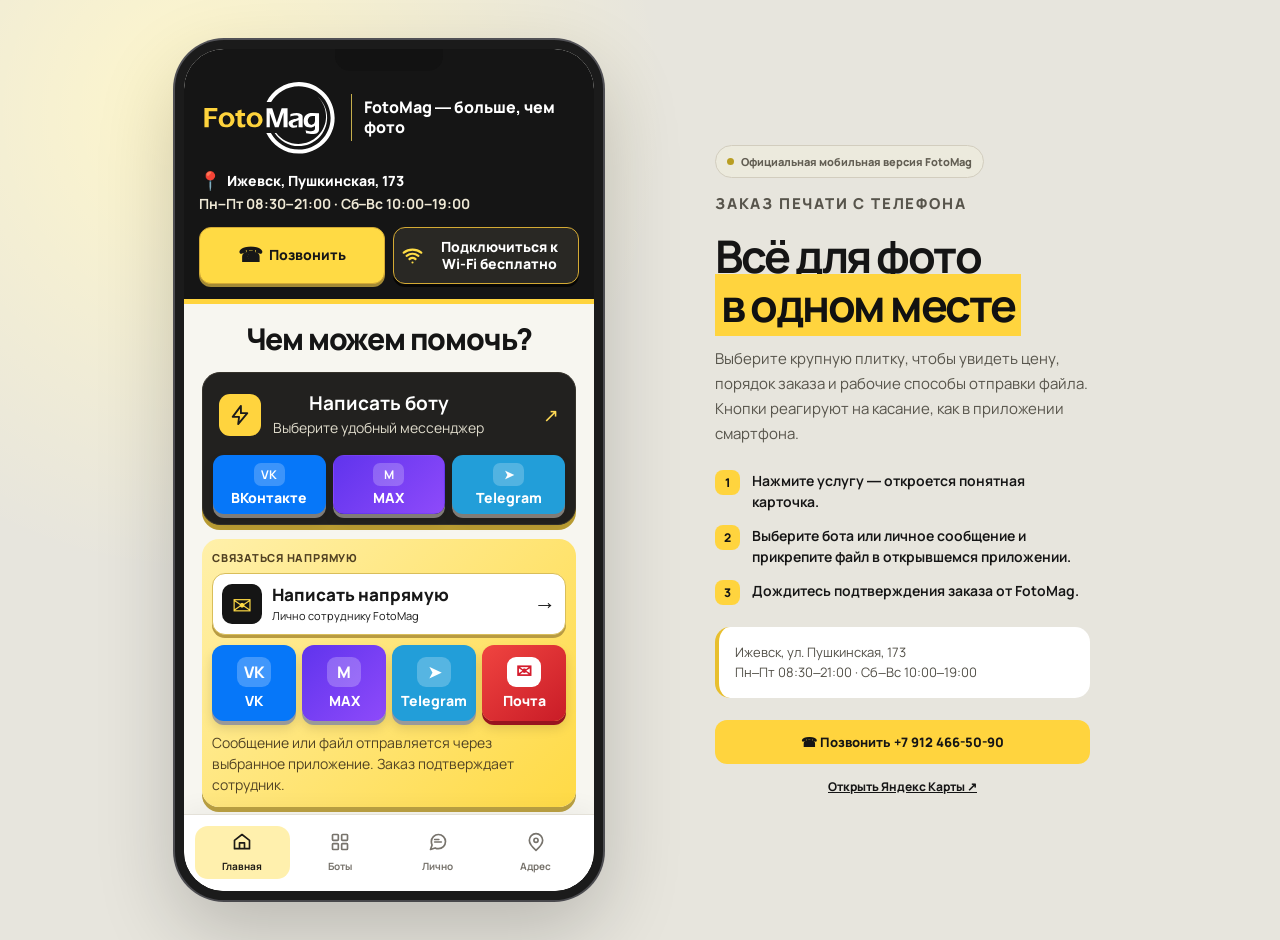
<file: index.html>
<!doctype html>
<html lang="ru"><head><meta charset="utf-8"/><meta content="width=device-width, initial-scale=1, viewport-fit=cover" name="viewport"/>
<title>FotoMag — фото на документы с любого фона 450 ₽, фотопечать, Ижевск</title>
<meta content="#141414" name="theme-color"/><meta content="FotoMag: фото на документы за 450 ₽ с вашей фотографии на любом фоне. Форматы 35×45 (8 шт.), 3×4 (6 шт.), 4×6 (4 шт.). Белый фон и аккуратная ретушь. Печать фото, документов, Ижевск." name="description"/>
<link href="assets/app-shell.css?v=1128b" rel="stylesheet"/><link href="assets/home-v5.css?v=1128b" rel="stylesheet"/><meta content="default-src 'none'; base-uri 'none'; form-action 'none'; object-src 'none'; frame-src 'none'; worker-src 'none'; script-src 'self'; style-src 'self'; img-src 'self' data:; font-src 'self'; connect-src 'none'; manifest-src 'self'; upgrade-insecure-requests" http-equiv="Content-Security-Policy"/><meta content="no-referrer" name="referrer"/><meta content="" name="fotomag-upload-api"/><link href="assets/fotomag_logo_official.svg" rel="icon" type="image/svg+xml"/><link href="site.webmanifest" rel="manifest"/><link href="https://screamble123h.github.io/fotomag-print-hub/" rel="canonical"/><meta content="website" property="og:type"/><meta content="ru_RU" property="og:locale"/><meta content="FotoMag — фото и документы с телефона" property="og:title"/><meta content="Фото на документы с вашей фотографии на любом фоне — 450 ₽. Три формата, белый фон и аккуратная обработка, без новой съёмки." property="og:description"/><meta content="https://screamble123h.github.io/fotomag-print-hub/assets/FotoMag_FACADE_APPROVED_web.webp" property="og:image"/><script type="application/ld+json">{"@context": "https://schema.org", "@type": "Store", "name": "FotoMag", "url": "https://screamble123h.github.io/fotomag-print-hub/", "telephone": "+7 912 466-50-90", "image": "https://screamble123h.github.io/fotomag-print-hub/assets/FotoMag_FACADE_APPROVED_web.webp", "address": {"@type": "PostalAddress", "streetAddress": "Пушкинская улица, 173", "addressLocality": "Ижевск", "addressCountry": "RU"}, "openingHoursSpecification": [{"@type": "OpeningHoursSpecification", "dayOfWeek": ["Monday", "Tuesday", "Wednesday", "Thursday", "Friday"], "opens": "08:30", "closes": "21:00"}, {"@type": "OpeningHoursSpecification", "dayOfWeek": ["Saturday", "Sunday"], "opens": "10:00", "closes": "19:00"}]}</script></head>
<body><div class="stage"><div class="phone"><div class="screen"><div aria-hidden="true" class="notch"></div>
<div class="screen-scroll" id="screen-scroll"><header class="phone-head fm-head">
<div class="fm-brand-row"><img alt="FotoMag — Ваш лучший кадр" class="brand-img" src="assets/fotomag_logo_official.svg"/><span class="fm-brand-motto">FotoMag — больше, чем фото</span></div>
<button aria-label="Адрес FotoMag и маршрут" class="fm-head-address" data-action="location" type="button"><span aria-hidden="true">📍</span> Ижевск, Пушкинская, 173</button>
<p class="fm-head-hours">Пн–Пт 08:30–21:00 · Сб–Вс 10:00–19:00</p>
<div class="fm-head-actions">
<a class="fm-call" href="tel:+79124665090" aria-label="Позвонить в FotoMag"><span aria-hidden="true">☎</span> Позвонить</a>
<button class="fm-wifi wifi-quick" data-action="wifi" type="button" aria-haspopup="dialog" aria-label="Бесплатный Wi-Fi AGFA">
<svg aria-hidden="true" viewBox="0 0 24 24" fill="none" stroke="currentColor" stroke-width="2.5" stroke-linecap="round"><path d="M2 8.8a16 16 0 0 1 20 0M5.3 12.4a11 11 0 0 1 13.4 0M8.6 16a5.8 5.8 0 0 1 6.8 0"/><circle cx="12" cy="20" r="1.2" fill="currentColor" stroke="none"/></svg>
<span>Подключиться к Wi-Fi бесплатно</span></button>
</div></header>
<main class="content fm-home"><h1>Чем можем помочь?</h1><section class="fm-bot-panel" aria-label="Заказ через бота"><button aria-label="Оформить через бота FotoMag: ВКонтакте, MAX или Telegram" class="tip-banner" data-action="bots" id="bot-primary-cta" type="button"><span class="tip-icon" data-icon="zap"><svg aria-hidden="true" fill="none" stroke="currentColor" stroke-linecap="round" stroke-linejoin="round" stroke-width="2" viewbox="0 0 24 24" xmlns="http://www.w3.org/2000/svg"><path d="m13 2-9 12h7l-1 8 10-12h-7l0-8Z"></path></svg></span><span><h3>Написать боту</h3><p>Выберите удобный мессенджер</p></span><span aria-hidden="true" class="light-arrow">↗</span></button><nav aria-label="Быстрый заказ через бота" class="quick-bots">
<a class="quick-bot" href="https://vk.com/write-20848548" id="quick-bot-vk" rel="noopener noreferrer" target="_blank"><b>VK</b><span>ВКонтакте</span></a>
<a class="quick-bot" href="https://max.ru/id180904019369_bot" id="quick-bot-max" rel="noopener noreferrer" target="_blank"><b>M</b><span>MAX</span></a>
<a class="quick-bot" href="https://t.me/fotomag_orders_bot" id="quick-bot-tg" rel="noopener noreferrer" target="_blank"><b>➤</b><span>Telegram</span></a>
</nav></section>
<section aria-labelledby="contact-heading" class="social-contact">
<h2 id="contact-heading" class="social-contact__title">Связаться напрямую</h2><button class="fm-direct-trigger" data-action="personal" id="quick-personal" type="button" aria-label="Написать напрямую сотруднику FotoMag"><span class="fm-direct-icon" aria-hidden="true">✉</span><span class="fm-direct-caption"><strong>Написать напрямую</strong><small>Лично сотруднику FotoMag</small></span><span aria-hidden="true" class="fm-direct-arrow">→</span></button>
<nav class="social-contact__grid" aria-label="Личные сообщения FotoMag">
<a class="social-contact__button social-contact__button--vk" href="https://vk.com/write103477713" id="contact-vk" rel="noopener noreferrer" target="_blank" aria-label="VK — написать лично FotoMag"><span aria-hidden="true" class="social-contact__mark">VK</span><span>VK</span></a>
<a class="social-contact__button social-contact__button--max" href="https://max.ru/u/f9LHodD0cOJ4xQH5eXwmG7FE-sm42CyZd4DzqF_2BbIDG9GFNtKI4fbc5LU" id="contact-max" rel="noopener noreferrer" target="_blank" aria-label="MAX — написать лично FotoMag"><span aria-hidden="true" class="social-contact__mark">М</span><span>MAX</span></a>
<a class="social-contact__button social-contact__button--tg" href="https://t.me/Gug18aa" id="contact-tg" rel="noopener noreferrer" target="_blank" aria-label="Telegram — написать лично FotoMag"><span aria-hidden="true" class="social-contact__mark">➤</span><span>Telegram</span></a>
<a class="social-contact__button social-contact__button--mail" href="mailto:kodakprint@yandex.ru?subject=FotoMag%20%E2%80%94%20%D0%BB%D0%B8%D1%87%D0%BD%D0%BE%D0%B5%20%D1%81%D0%BE%D0%BE%D0%B1%D1%89%D0%B5%D0%BD%D0%B8%D0%B5" id="contact-mail" aria-label="Почта — написать лично FotoMag"><span aria-hidden="true" class="social-contact__mark">✉</span><span>Почта</span></a>
</nav>
<p class="social-contact__note">Сообщение или файл отправляется через выбранное приложение. Заказ подтверждает сотрудник.</p>
</section>
<div class="section-bar"><h2>Услуги FotoMag</h2><p class="tiny">Нажмите и откройте</p></div>
<section aria-label="Приложения и услуги FotoMag" class="app-grid">
<button aria-label="Фото на документы из вашей фотографии на любом фоне за 450 рублей" class="app-tile app-tile--yellow" data-action="id450" id="quick-id-photo" type="button"><span class="tile-badge">ПОПУЛЯРНО</span><span class="tile-icon" data-icon="id"><svg aria-hidden="true" fill="none" stroke="currentColor" stroke-linecap="round" stroke-linejoin="round" stroke-width="2" viewbox="0 0 24 24" xmlns="http://www.w3.org/2000/svg"><rect height="18" rx="3" width="18" x="3" y="3"></rect><circle cx="9" cy="9" r="2"></circle><path d="M5.5 17c.7-2.7 5.5-2.7 6.2 0M14 8h5M14 12h5M14 16h5"></path></svg></span><span class="tile-title">Фото на документы</span><span class="tile-subtitle">Любой фон · 450 ₽</span><span aria-hidden="true" class="arrow-mini">↗</span></button>
<button aria-label="Печать фотографий от 35 рублей" class="app-tile" data-action="photos" id="quick-print-photo" type="button"><span class="tile-icon" data-icon="image"><svg aria-hidden="true" fill="none" stroke="currentColor" stroke-linecap="round" stroke-linejoin="round" stroke-width="2" viewbox="0 0 24 24" xmlns="http://www.w3.org/2000/svg"><rect height="18" rx="3" width="18" x="3" y="3"></rect><circle cx="8.5" cy="8.5" r="1.5"></circle><path d="m3 16 5-5 4 4 3-3 6 6"></path></svg></span><span class="tile-title">Печать фото</span><span class="tile-subtitle">10×15 · от 35 ₽</span><span aria-hidden="true" class="arrow-mini">↗</span></button>
<button aria-label="Печать документов от 15 рублей" class="app-tile" data-action="documents" id="quick-documents" type="button"><span class="tile-icon" data-icon="file"><svg aria-hidden="true" fill="none" stroke="currentColor" stroke-linecap="round" stroke-linejoin="round" stroke-width="2" viewbox="0 0 24 24" xmlns="http://www.w3.org/2000/svg"><path d="M7 3h8l5 5v13H7a3 3 0 0 1-3-3V6a3 3 0 0 1 3-3Z"></path><path d="M15 3v6h5M8 13h8M8 17h8"></path></svg></span><span class="tile-title">Документы и PDF</span><span class="tile-subtitle">Печать А4 · от 15 ₽</span><span aria-hidden="true" class="arrow-mini">↗</span></button>
<button aria-label="Фото на паспорт и документы с новой съёмкой от 750 рублей" class="app-tile" data-action="studio" id="quick-studio" type="button"><span class="tile-icon" data-icon="camera"><svg aria-hidden="true" fill="none" stroke="currentColor" stroke-linecap="round" stroke-linejoin="round" stroke-width="2" viewbox="0 0 24 24" xmlns="http://www.w3.org/2000/svg"><path d="M4 7h4l2-3h5l2 3h3a2 2 0 0 1 2 2v10a2 2 0 0 1-2 2H4a2 2 0 0 1-2-2V9a2 2 0 0 1 2-2Z"></path><circle cx="12" cy="14" r="4"></circle></svg></span><span class="tile-title">Фото в студии</span><span class="tile-subtitle">750 / 850 ₽</span><span aria-hidden="true" class="arrow-mini">↗</span></button>
<button aria-label="Фотосувениры — каталог из 28 вариантов" class="app-tile fm-souvenirs" data-action="souvenirs" id="quick-souvenirs" type="button"><span class="tile-icon" aria-hidden="true">🎁</span><span class="tile-title">Фотосувениры</span><span class="tile-subtitle">28 идей для подарка</span><span aria-hidden="true" class="arrow-mini">↗</span></button>
<button aria-label="Мини-магазин канцтоваров — прототип" class="app-tile" data-action="shop" id="quick-shop" type="button"><span class="tile-icon" data-icon="folder"><svg aria-hidden="true" fill="none" stroke="currentColor" stroke-linecap="round" stroke-linejoin="round" stroke-width="2" viewbox="0 0 24 24" xmlns="http://www.w3.org/2000/svg"><path d="M3 7a2 2 0 0 1 2-2h5l2 3h7a2 2 0 0 1 2 2v9a2 2 0 0 1-2 2H5a2 2 0 0 1-2-2Z"></path></svg></span><span class="tile-title">Мини-магазин</span><span class="tile-subtitle">Файлы, папки · проект</span><span aria-hidden="true" class="arrow-mini">↗</span></button>

</section>
<button aria-label="Отправить фотографии или документы без мессенджера" class="tip-banner tip-banner--upload" data-action="upload" id="direct-upload-primary" type="button"><span class="tip-icon">↑</span><span><h3>Загрузить файл без мессенджера</h3><p>Для гостей в сети Wi-Fi AGFA</p></span><span aria-hidden="true" class="light-arrow">→</span></button>
<p class="hint">«Напрямую» работает только после подключения защищённого приёмника. До его включения можно пользоваться MAX, VK и Telegram. Оплата и изготовление подтверждаются сотрудником.</p><noscript><div class="noscript-note">Для меню услуг требуется JavaScript. Но заказ можно оформить и без него: <a href="https://vk.com/write-20848548">ВКонтакте</a>, <a href="https://max.ru/id180904019369_bot">MAX</a>, <a href="https://t.me/fotomag_orders_bot">Telegram</a>. Лично: <a href="mailto:kodakprint@yandex.ru">электронная почта</a>. Телефон +7 912 466-50-90.</div></noscript>
<div class="utility-actions">
<button class="utility-action" data-action="help" id="faq-button" type="button">❔ Помощь и ответы</button>
<button class="utility-action" data-action="prices" id="prices-button" type="button">₽ Услуги и цены</button>
</div>
<a class="site-link" href="https://kantstovary-dlja-shkoly-i.clients.site/" rel="noopener noreferrer" target="_blank">Официальная страница FotoMag на Яндексе ↗</a></main></div>
<nav aria-label="Нижняя навигация" class="dock"><button class="dock-btn is-active" data-action="home" type="button"><span data-icon="home"><svg aria-hidden="true" fill="none" stroke="currentColor" stroke-linecap="round" stroke-linejoin="round" stroke-width="2" viewbox="0 0 24 24" xmlns="http://www.w3.org/2000/svg"><path d="m3 10 9-7 9 7v10H3zM9 20v-7h6v7"></path></svg></span>Главная</button><button class="dock-btn" data-action="bots" type="button"><span data-icon="grid"><svg aria-hidden="true" fill="none" stroke="currentColor" stroke-linecap="round" stroke-linejoin="round" stroke-width="2" viewbox="0 0 24 24" xmlns="http://www.w3.org/2000/svg"><rect height="7" rx="1" width="7" x="3" y="3"></rect><rect height="7" rx="1" width="7" x="14" y="3"></rect><rect height="7" rx="1" width="7" x="3" y="14"></rect><rect height="7" rx="1" width="7" x="14" y="14"></rect></svg></span>Боты</button><button class="dock-btn" data-action="personal" type="button"><span data-icon="message"><svg aria-hidden="true" fill="none" stroke="currentColor" stroke-linecap="round" stroke-linejoin="round" stroke-width="2" viewbox="0 0 24 24" xmlns="http://www.w3.org/2000/svg"><path d="M21 11.5a8.5 8.5 0 0 1-8.5 8.5 9 9 0 0 1-4-.9L3 21l1.9-5.4a9 9 0 0 1-.9-4.1A8.5 8.5 0 1 1 21 11.5Z"></path><path d="M8 12h8M8 9h5"></path></svg></span>Лично</button><button class="dock-btn" data-action="location" type="button"><span data-icon="pin"><svg aria-hidden="true" fill="none" stroke="currentColor" stroke-linecap="round" stroke-linejoin="round" stroke-width="2" viewbox="0 0 24 24" xmlns="http://www.w3.org/2000/svg"><path d="M20 10c0 5.2-8 12-8 12S4 15.2 4 10a8 8 0 1 1 16 0Z"></path><circle cx="12" cy="10" r="2.5"></circle></svg></span>Адрес</button></nav><div aria-live="polite" class="toast" id="toast" role="status"></div>
</div></div>
<aside class="side">
<span class="pill-live">Официальная мобильная версия FotoMag</span>
<p class="side-label">ЗАКАЗ ПЕЧАТИ С ТЕЛЕФОНА</p>
<h2>Всё для фото<br/><mark>в одном месте</mark></h2>
<p>Выберите крупную плитку, чтобы увидеть цену, порядок заказа и рабочие способы отправки файла. Кнопки реагируют на касание, как в приложении смартфона.</p>
<div class="bullets">
<div><span class="num">1</span><span>Нажмите услугу — откроется понятная карточка.</span></div>
<div><span class="num">2</span><span>Выберите бота или личное сообщение и прикрепите файл в открывшемся приложении.</span></div>
<div><span class="num">3</span><span>Дождитесь подтверждения заказа от FotoMag.</span></div>
</div>
<div class="note">Ижевск, ул. Пушкинская, 173<br/>Пн–Пт 08:30–21:00 · Сб–Вс 10:00–19:00</div>
<a class="side-cta" href="tel:+79124665090">☎ Позвонить +7 912 466-50-90</a>
<a class="side-link" href="https://yandex.com/maps/org/fotomag/1005628718/?lang=ru" rel="noopener noreferrer" target="_blank">Открыть Яндекс Карты ↗</a>
</aside></div>
<dialog aria-labelledby="sheet-title" class="sheet" id="sheet"><div class="sheet-head"><span class="sheet-topicon" id="sheet-icon"></span><div class="sheet-head-title"><p class="sheet-kicker" id="sheet-kicker"></p><h2 class="sheet-title" id="sheet-title"></h2></div><button aria-label="Закрыть" class="sheet-close" id="sheet-close" type="button">×</button></div><div class="sheet-body" id="sheet-body"></div></dialog>
<template id="screen-upload">
<div class="upload-intro">
<p class="upload-kicker">Отправка без мессенджеров</p>
<h3 class="upload-heading">Отправить файлы на печать</h3>
<p class="sheet-copy">Сразу в FotoMag. Без Telegram, MAX и VK. Каждая заявка сохраняется отдельно по клиентам.</p>
</div>
<form class="direct-upload-form" id="direct-upload-form">
<fieldset class="upload-kind-field">
<legend class="upload-legend">Что нужно напечатать?</legend>
<div class="upload-service-options">
<button aria-pressed="true" class="upload-service-choice is-selected" data-upload-choice="photos" type="button">📷 Фото</button>
<button aria-pressed="false" class="upload-service-choice" data-upload-choice="documents" type="button">📄 Документы</button>
<button aria-pressed="false" class="upload-service-choice" data-upload-choice="id450" type="button">🪪 На документы</button>
</div>
</fieldset>
<input id="upload-kind" name="kind" type="hidden" value="photos"/>
<div id="upload-format-field" hidden><label for="upload-format">Формат фото на документы · 450 ₽</label><select id="upload-format" name="format"><option value="35x45">35×45 мм — 8 шт.</option><option value="3x4">3×4 см — 6 шт.</option><option value="4x6">4×6 см — 4 шт.</option></select></div>
<input accept=".jpg,.jpeg,.png,.webp,.heic,.heif,.pdf,.docx,.xlsx" class="upload-file-input" id="upload-files" multiple name="files" required type="file"/>
<label class="upload-picker" for="upload-files"><span aria-hidden="true" class="upload-picker-symbol">↑</span><strong>Выбрать файлы</strong><small>Из галереи или телефона · до 10 файлов без сжатия</small></label>
<p class="upload-small" id="upload-files-summary">JPG, PNG, WEBP, HEIC, PDF, DOCX, XLSX · до 25 МБ каждый.</p>
<ul aria-live="polite" class="upload-file-list" id="upload-file-list"></ul>
<label for="upload-name">Имя (по желанию)</label>
<input autocomplete="name" id="upload-name" maxlength="70" name="client_name" placeholder="Например, Алексей" type="text"/>
<label for="upload-comment">Пожелания к печати (по желанию)</label>
<textarea id="upload-comment" maxlength="500" name="comment" placeholder="Размер, количество, цветность…" rows="2"></textarea>
<details class="upload-contact-extra"><summary>Добавить телефон для связи (по желанию)</summary>
<label for="upload-phone">Телефон</label>
<input autocomplete="tel" id="upload-phone" inputmode="tel" maxlength="25" name="phone" placeholder="+7 900 123-45-67" type="tel"/>
</details>
<label class="upload-consent" for="upload-consent"><input id="upload-consent" name="consent" data-consent-version="2026-11-26" required type="checkbox"/><span>Я даю согласие на обработку моих персональных данных для выполнения этой заявки.</span></label>
<p><a href="privacy.html#consent" target="_blank" rel="noopener noreferrer">Текст согласия</a> · <a href="privacy.html" target="_blank" rel="noopener noreferrer">Политика обработки персональных данных</a></p>
<p class="upload-small" id="upload-availability"></p>
<progress aria-label="Загрузка файлов" hidden id="upload-progress" max="100" value="0"></progress>
<button class="sheet-main-cta" disabled id="upload-submit" type="submit">Отправить в FotoMag</button><button class="upload-bot-fallback" id="upload-cancel" type="button" hidden>Остановить передачу</button>
<p aria-live="polite" class="upload-status" id="upload-status" role="status"></p><button class="sheet-main-cta" id="upload-new" type="button" hidden>Отправить ещё файлы</button>
</form>
<p class="sheet-note">Номер заявки появится после приёма сервером, а сообщение «Файлы на компьютере» — только после подтверждения доставки. Печать и стоимость подтверждает сотрудник.</p>
<button class="upload-bot-fallback" id="upload-recheck" data-form-url="https://fotomag-izhevsk.dynv6.net:8443/#send-files" type="button">Открыть форму FotoMag в Wi-Fi AGFA</button>
</template><template id="screen-photos"><p class="sheet-copy">Фотографии с телефона на настоящей бумаге. Цена формата 10×15: <b>струйная 35 ₽</b>, сублимационная <b>55 ₽</b> за штуку.</p><span class="sheet-price">от 35 ₽ · 10×15</span><button class="upload-service-cta" data-action="upload" data-upload-kind="photos" data-sheet-nav="true" type="button">↑ Выбрать и отправить фотографии здесь</button><div class="sheet-steps"><p><b>1.</b> Откройте удобного бота.</p><p><b>2.</b> Прикрепите фотографии.</p><p><b>3.</b> Выберите размер, бумагу и количество, подтвердите заказ.</p></div><h3 class="choice-title">Заказать через бота</h3><div class="choice-list"><a class="choice-btn primary" href="https://vk.com/write-20848548" id="bot-vk" rel="noopener noreferrer" target="_blank"><span><span aria-hidden="true" class="choice-emoji">VK</span><span class="choice-label"><b>ВКонтакте</b><small>Бот FotoMag</small></span></span><span aria-hidden="true" class="choice-arrow">↗</span></a><a class="choice-btn" href="https://max.ru/id180904019369_bot" id="bot-max" rel="noopener noreferrer" target="_blank"><span><span aria-hidden="true" class="choice-emoji">M</span><span class="choice-label"><b>MAX</b><small>Бот FotoMag</small></span></span><span aria-hidden="true" class="choice-arrow">↗</span></a><a class="choice-btn" href="https://t.me/fotomag_orders_bot" id="bot-tg" rel="noopener noreferrer" target="_blank"><span><span aria-hidden="true" class="choice-emoji">➤</span><span class="choice-label"><b>Telegram</b><small>@fotomag_orders_bot</small></span></span><span aria-hidden="true" class="choice-arrow">↗</span></a></div><p class="sheet-note">Вы можете выбрать и отправить файлы через «Напрямую», когда защищённый приёмник включён. Боты остаются запасным способом.</p></template><template id="screen-id450">
<div class="hash-anchor" id="order450"></div>
<section aria-label="Обработка фотографий на документы 450 рублей" class="id-promo">
<div class="id-promo-eyebrow">✦ ФОТОСТУДИЙНАЯ ПОДГОТОВКА</div>
<h3>Ваше фото —<br/><mark>на белом фоне</mark></h3>
<p>Пришлите фотографию <strong>на любом фоне</strong>. Подготовим аккуратный снимок на документы без новой съёмки.</p>
<div aria-label="Схематичный пример замены фона" class="portrait-demo">
<div class="portrait-example portrait-example--before"><span aria-hidden="true" class="portrait-shape"></span><span class="portrait-label">Ваш снимок</span></div>
<span aria-hidden="true" class="portrait-demo-arrow">➜</span>
<div class="portrait-example portrait-example--after"><span aria-hidden="true" class="portrait-shape"></span><span class="portrait-label">Белый фон</span></div>
</div>
<div class="id-promo-benefits"><span>✓ Ровные плечи</span><span>✓ Белый фон</span><span>✓ Без теней</span><span>✓ Аккуратный подбородок</span></div>
<p class="portrait-note">Схема обработки, не фотография реального клиента. Внешность сохраняем; пригодность исходника оценим перед заказом.</p>
</section>
<div class="id-price-head"><strong>450 ₽</strong><span>Без новой фотосъёмки</span></div>
<h3 class="choice-title choice-title--large">Выберите размер фотографии</h3>
<div aria-label="Формат фотографии на документы" class="format-grid" role="group">
<button aria-pressed="true" class="format-option is-selected" data-format="35x45" type="button"><strong>35×45</strong><small>мм · 8 шт.</small></button>
<button aria-pressed="false" class="format-option" data-format="3x4" type="button"><strong>3×4</strong><small>см · 6 шт.</small></button>
<button aria-pressed="false" class="format-option" data-format="4x6" type="button"><strong>4×6</strong><small>см · 4 шт.</small></button>
</div>
<p aria-live="polite" class="format-summary" id="id-format-summary">Выбрано: 35×45 мм — 8 фото на листе 10×15 см.</p>
<div class="format-steps"><strong>Как заказать?</strong><p>1. Выберите формат. 2. Нажмите «Отправить лично». 3. В чате прикрепите ваш снимок с любого фона и отправьте.</p></div>
<div class="format-cta-row">
<button class="upload-service-cta" data-action="upload" data-upload-kind="id450" data-sheet-nav="true" id="id450-upload" type="button">↑ Прикрепить исходное фото здесь</button>
<button class="sheet-main-cta" data-action="personal" data-sheet-nav="true" id="id450-personal" type="button">✉ Отправить лично <span aria-hidden="true">↗</span></button>
<button class="copy-request" data-copy="Фото на документы 35×45 мм, 8 шт. — 450 ₽" id="copy-order450" type="button">Скопировать подпись (по желанию)</button>
</div>
<p class="sheet-note">Белый фон, аккуратная ретушь, выравнивание шеи и плеч, удаление теней — при достаточном качестве исходника. Не меняем внешность. Требования к документу, итоговую цену и срок подтвердим после проверки снимка.</p>
<p class="sheet-note">Для новой фотосъёмки в FotoMag действуют отдельные цены: 750 ₽ за обычный комплект и 850 ₽ на паспорт РФ.</p>
</template><template id="screen-documents"><p class="sheet-copy">Распечатайте PDF или документы А4 с телефона. Чёрно-белая печать — <b>15–25 ₽/лист</b>; цветная — от <b>35 ₽/лист</b>, зависит от задания.</p><span class="sheet-price">А4 · от 15 ₽</span><button class="upload-service-cta" data-action="upload" data-upload-kind="documents" data-sheet-nav="true" type="button">↑ Прикрепить PDF или документ здесь</button><div class="sheet-steps"><p><b>1.</b> Откройте бота.</p><p><b>2.</b> Прикрепите PDF или документ.</p><p><b>3.</b> Укажите страницы, цветность, экземпляры и подтвердите стоимость.</p></div><h3 class="choice-title">Заказать через бота</h3><div class="choice-list"><a class="choice-btn primary" href="https://vk.com/write-20848548" id="bot-vk" rel="noopener noreferrer" target="_blank"><span><span aria-hidden="true" class="choice-emoji">VK</span><span class="choice-label"><b>ВКонтакте</b><small>Бот FotoMag</small></span></span><span aria-hidden="true" class="choice-arrow">↗</span></a><a class="choice-btn" href="https://max.ru/id180904019369_bot" id="bot-max" rel="noopener noreferrer" target="_blank"><span><span aria-hidden="true" class="choice-emoji">M</span><span class="choice-label"><b>MAX</b><small>Бот FotoMag</small></span></span><span aria-hidden="true" class="choice-arrow">↗</span></a><a class="choice-btn" href="https://t.me/fotomag_orders_bot" id="bot-tg" rel="noopener noreferrer" target="_blank"><span><span aria-hidden="true" class="choice-emoji">➤</span><span class="choice-label"><b>Telegram</b><small>@fotomag_orders_bot</small></span></span><span aria-hidden="true" class="choice-arrow">↗</span></a></div><p class="sheet-note">Печать PDF производится в выбранном мессенджере, не на этой странице.</p></template><template id="screen-studio"><div class="hash-anchor" id="id-photo"></div><p class="sheet-copy">Нужна <b>новая фотография</b>, а не обработка готового снимка? Приходите в наш фотоцентр по адресу Ижевск, Пушкинская, 173.</p><span class="sheet-price">750 ₽ · стандарт / 850 ₽ · паспорт РФ</span><div class="sheet-steps"><p><b>1.</b> Уточните требования к документу.</p><p><b>2.</b> Приходите на съёмку в FotoMag.</p><p><b>3.</b> Получите готовый комплект после обработки.</p></div><h3 class="choice-title">Связь и адрес</h3><div class="choice-list"><a class="choice-btn primary" href="tel:+79124665090" id="studio-phone"><span><span aria-hidden="true" class="choice-emoji">☎</span><span class="choice-label"><b>☎ Позвонить</b><small>+7 912 466-50-90</small></span></span><span aria-hidden="true" class="choice-arrow">↗</span></a><a class="choice-btn" href="https://yandex.com/maps/org/fotomag/1005628718/?lang=ru" id="studio-map" rel="noopener noreferrer" target="_blank"><span><span aria-hidden="true" class="choice-emoji">⌖</span><span class="choice-label"><b>Маршрут на Яндекс Картах</b><small>Ижевск, Пушкинская, 173</small></span></span><span aria-hidden="true" class="choice-arrow">↗</span></a><a class="choice-btn" href="https://2gis.ru/izhevsk/firm/70000001061965152" id="studio-2gis" rel="noopener noreferrer" target="_blank"><span><span aria-hidden="true" class="choice-emoji">⌖</span><span class="choice-label"><b>Открыть FotoMag в 2ГИС</b><small>Ижевск, Пушкинская, 173</small></span></span><span aria-hidden="true" class="choice-arrow">↗</span></a></div><p class="sheet-note">Обработка вашей фотографии с любого фона за 450 ₽ — отдельная услуга, без съёмки в студии.</p></template><template id="screen-shop"><p class="sheet-copy">Готовим мини-магазин ФотоMag: файлы-вкладыши, папки, бумага, тетради, ручки и обложки.</p><span class="sheet-price">В разработке</span><div class="sheet-steps"><p><b>Сейчас:</b> проверяем реальные товары, цены и остатки.</p><p><b>Следующий этап:</b> витрина и безопасные заявки на самовывоз.</p></div><details class="shop-details"><summary>Показать будущие категории</summary><div class="taglist"><span class="tag">Файлы</span><span class="tag">Папки</span><span class="tag">Бумага</span><span class="tag">Тетради</span><span class="tag">Ручки</span><span class="tag">Обложки</span></div></details><p class="sheet-note">Покупки и резервирование недоступны. Не показываем неподтверждённые товары и остатки.</p></template><template id="screen-personal"><div class="hash-anchor" id="personal-contacts"></div><p class="sheet-copy">Напишите лично сотруднику FotoMag, отправьте фотографию или задайте вопрос. Выберите ВКонтакте, MAX, почту или Telegram.</p><div class="personal-service-context" id="personal-service-context">Для заказа фото на документы выберите формат в разделе услуги. Прикрепите исходный снимок из галереи в открывшемся чате.</div><textarea class="prepared-order" id="personal-order-text" readonly hidden aria-label="Подготовленный текст заявки" rows="5"></textarea><button class="sheet-main-cta" id="copy-personal-order" type="button" data-copy="" hidden>Скопировать заявку</button><h3 class="choice-title">Отправить лично</h3><div class="choice-list"><a class="choice-btn" href="https://vk.com/write103477713" id="direct-vk" rel="noopener noreferrer" target="_blank"><span><span aria-hidden="true" class="choice-emoji">VK</span><span class="choice-label"><b>ВКонтакте</b><small>Написать лично FotoMag</small></span></span><span aria-hidden="true" class="choice-arrow">↗</span></a><a class="choice-btn" href="https://max.ru/u/f9LHodD0cOJ4xQH5eXwmG7FE-sm42CyZd4DzqF_2BbIDG9GFNtKI4fbc5LU" id="direct-max" rel="noopener noreferrer" target="_blank"><span><span aria-hidden="true" class="choice-emoji">M</span><span class="choice-label"><b>MAX</b><small>Написать лично FotoMag</small></span></span><span aria-hidden="true" class="choice-arrow">↗</span></a><a class="choice-btn" href="mailto:kodakprint@yandex.ru?subject=FotoMag%20%E2%80%94%20%D0%BB%D0%B8%D1%87%D0%BD%D0%BE%D0%B5%20%D1%81%D0%BE%D0%BE%D0%B1%D1%89%D0%B5%D0%BD%D0%B8%D0%B5" id="direct-email"><span><span aria-hidden="true" class="choice-emoji">@</span><span class="choice-label"><b>Почта</b><small>kodakprint@yandex.ru</small></span></span><span aria-hidden="true" class="choice-arrow">↗</span></a><a class="choice-btn" href="https://t.me/Gug18aa" id="direct-tg" rel="noopener noreferrer" target="_blank"><span><span aria-hidden="true" class="choice-emoji">➤</span><span class="choice-label"><b>Telegram</b><small>@Gug18aa · личный чат</small></span></span><span aria-hidden="true" class="choice-arrow">↗</span></a></div><p class="sheet-note">Фотография прикрепляется в открытом мессенджере или почтовом приложении. Отправка не равна подтверждению заказа.</p></template><template id="screen-bots"><p class="sheet-copy">Боты помогают оформить печать фото и документов через привычный мессенджер.</p><h3 class="choice-title">Выберите мессенджер</h3><div class="choice-list"><a class="choice-btn primary" href="https://vk.com/write-20848548" id="bot-vk" rel="noopener noreferrer" target="_blank"><span><span aria-hidden="true" class="choice-emoji">VK</span><span class="choice-label"><b>ВКонтакте</b><small>Бот FotoMag</small></span></span><span aria-hidden="true" class="choice-arrow">↗</span></a><a class="choice-btn" href="https://max.ru/id180904019369_bot" id="bot-max" rel="noopener noreferrer" target="_blank"><span><span aria-hidden="true" class="choice-emoji">M</span><span class="choice-label"><b>MAX</b><small>Бот FotoMag</small></span></span><span aria-hidden="true" class="choice-arrow">↗</span></a><a class="choice-btn" href="https://t.me/fotomag_orders_bot" id="bot-tg" rel="noopener noreferrer" target="_blank"><span><span aria-hidden="true" class="choice-emoji">➤</span><span class="choice-label"><b>Telegram</b><small>@fotomag_orders_bot</small></span></span><span aria-hidden="true" class="choice-arrow">↗</span></a></div><div class="sheet-steps"><p><b>1.</b> Откройте бота.</p><p><b>2.</b> Выберите услугу и прикрепите файл.</p><p><b>3.</b> Уточните параметры и дождитесь подтверждения заказа.</p></div><p class="sheet-note">Для прямого обращения без бота нажмите «Лично» в нижнем меню.</p></template><template id="screen-location"><p class="sheet-copy"><strong>Ижевск, ул. Пушкинская, 173</strong><br/>Пн–Пт 08:30–21:00<br/>Сб–Вс 10:00–19:00</p><a class="facade-link" href="https://yandex.com/maps/org/fotomag/1005628718/?lang=ru" id="store-photo-map" rel="noopener noreferrer" target="_blank"><img alt="Вход в фотоцентр FotoMag, Ижевск, Пушкинская, 173" height="400" loading="lazy" src="assets/FotoMag_FACADE_APPROVED_web.webp" width="630"/><span>Открыть магазин на Яндекс Картах ↗</span></a><div class="choice-list"><a class="choice-btn primary" href="https://yandex.com/maps/org/fotomag/1005628718/?lang=ru" id="map-route" rel="noopener noreferrer" target="_blank"><span><span aria-hidden="true" class="choice-emoji">⌖</span><span class="choice-label"><b>Открыть Яндекс Карты</b><small>Адрес и путь к магазину</small></span></span><span aria-hidden="true" class="choice-arrow">↗</span></a><a class="choice-btn" href="https://2gis.ru/izhevsk/firm/70000001061965152" id="location-2gis" rel="noopener noreferrer" target="_blank"><span><span aria-hidden="true" class="choice-emoji">⌖</span><span class="choice-label"><b>Открыть FotoMag в 2ГИС</b><small>Ижевск, Пушкинская, 173</small></span></span><span aria-hidden="true" class="choice-arrow">↗</span></a><a class="choice-btn" href="tel:+79124665090" id="location-phone"><span><span aria-hidden="true" class="choice-emoji">☎</span><span class="choice-label"><b>Позвонить в FotoMag</b><small>+7 912 466-50-90</small></span></span><span aria-hidden="true" class="choice-arrow">↗</span></a></div><p class="sheet-note">Время указано по расписанию, не по статусу «открыто сейчас».</p></template><template id="screen-prices"><p class="sheet-copy">Ориентировочные цены FotoMag. Итоговая сумма зависит от конкретного заказа и подтверждается сотрудником.</p><div class="price-list"><div><span>Фото 10×15 · струйная</span><b>35 ₽</b></div><div><span>Фото 10×15 · сублимация</span><b>55 ₽</b></div><div><span>А4 · чёрно-белая</span><b>15–25 ₽</b></div><div><span>Фото на документы с вашего снимка (3 формата)</span><b>450 ₽</b></div><div><span>Новая фотосъёмка</span><b>750 ₽</b></div><div><span>Фото на паспорт РФ</span><b>850 ₽</b></div><div><span>Ламинация A4</span><b>150 ₽</b></div></div><p class="sheet-note">Формат, бумагу и окончательную стоимость следует уточнить до выполнения.</p></template><template id="screen-help"><p class="sheet-copy">Ответы на вопросы начинающего клиента FotoMag.</p><div class="faq-list"><details><summary>Как отправить фото на печать?</summary><p>Нажмите «Напрямую», выберите «Фото» и прикрепите изображения. Если прямая отправка недоступна, используйте VK, MAX или Telegram.</p></details><details><summary>Куда прикрепить фото за 450 ₽?</summary><p>Нажмите «Фото на документы», выберите формат, затем «Прикрепить исходное фото здесь». Если прямая отправка недоступна, воспользуйтесь личным чатом и укажите формат.</p></details><details><summary>Как узнать, что заказ принят?</summary><p>Для «Напрямую» дождитесь номера заявки и подтверждения доставки на компьютер. Это не подтверждение печати и готовности. Для ботов — дождитесь ответа сотрудника.</p></details><details><summary>Можно ли оплатить прямо на сайте?</summary><p>Нет. На странице нет онлайн-оплаты и собственной корзины. Способ оплаты уточняется после подтверждения заказа.</p></details><details><summary>Где получить готовое?</summary><p>FotoMag: Ижевск, Пушкинская, 173. Пн–Пт 08:30–21:00, Сб–Вс 10:00–19:00.</p></details><details><summary>Как обрабатываются файлы?</summary><p>Канал «Напрямую», когда он включён, отправляет файлы на отдельный защищённый приёмник FotoMag, а не в GitHub. Альтернативные каналы передают материалы через свои приложения. Сроки хранения и удаления уточняйте у сотрудника.</p></details></div></template><template id="screen-wifi"><section class="wifi-panel" aria-label="Подключение к Wi-Fi FotoMag"><p class="wifi-intro">Бесплатный Wi-Fi для гостей FotoMag</p><div class="wifi-qr-card"><img class="wifi-qr" src="assets/wifi-agfa.svg" width="236" height="236" alt="QR-код подключения к сети AGFA"/><p class="wifi-qr-label">С другого телефона наведите камеру на QR-код и подтвердите подключение к AGFA.</p></div><div class="wifi-creds"><div class="wifi-cred"><span>Название сети</span><strong>AGFA</strong></div><div class="wifi-cred"><span>Пароль</span><strong>00001111</strong></div></div><p class="wifi-same-phone">На этом же телефоне: нажмите «Подключиться», затем выберите AGFA в настройках Wi-Fi.</p><div class="wifi-actions"><button class="wifi-connect" id="wifi-connect" type="button" aria-describedby="wifi-connect-help">Подключиться</button></div><p class="wifi-connect-help" id="wifi-connect-help" role="status" aria-live="polite" hidden></p></section></template><script defer="" src="assets/app-shell.js?v=1128b"></script></body></html>
</file>
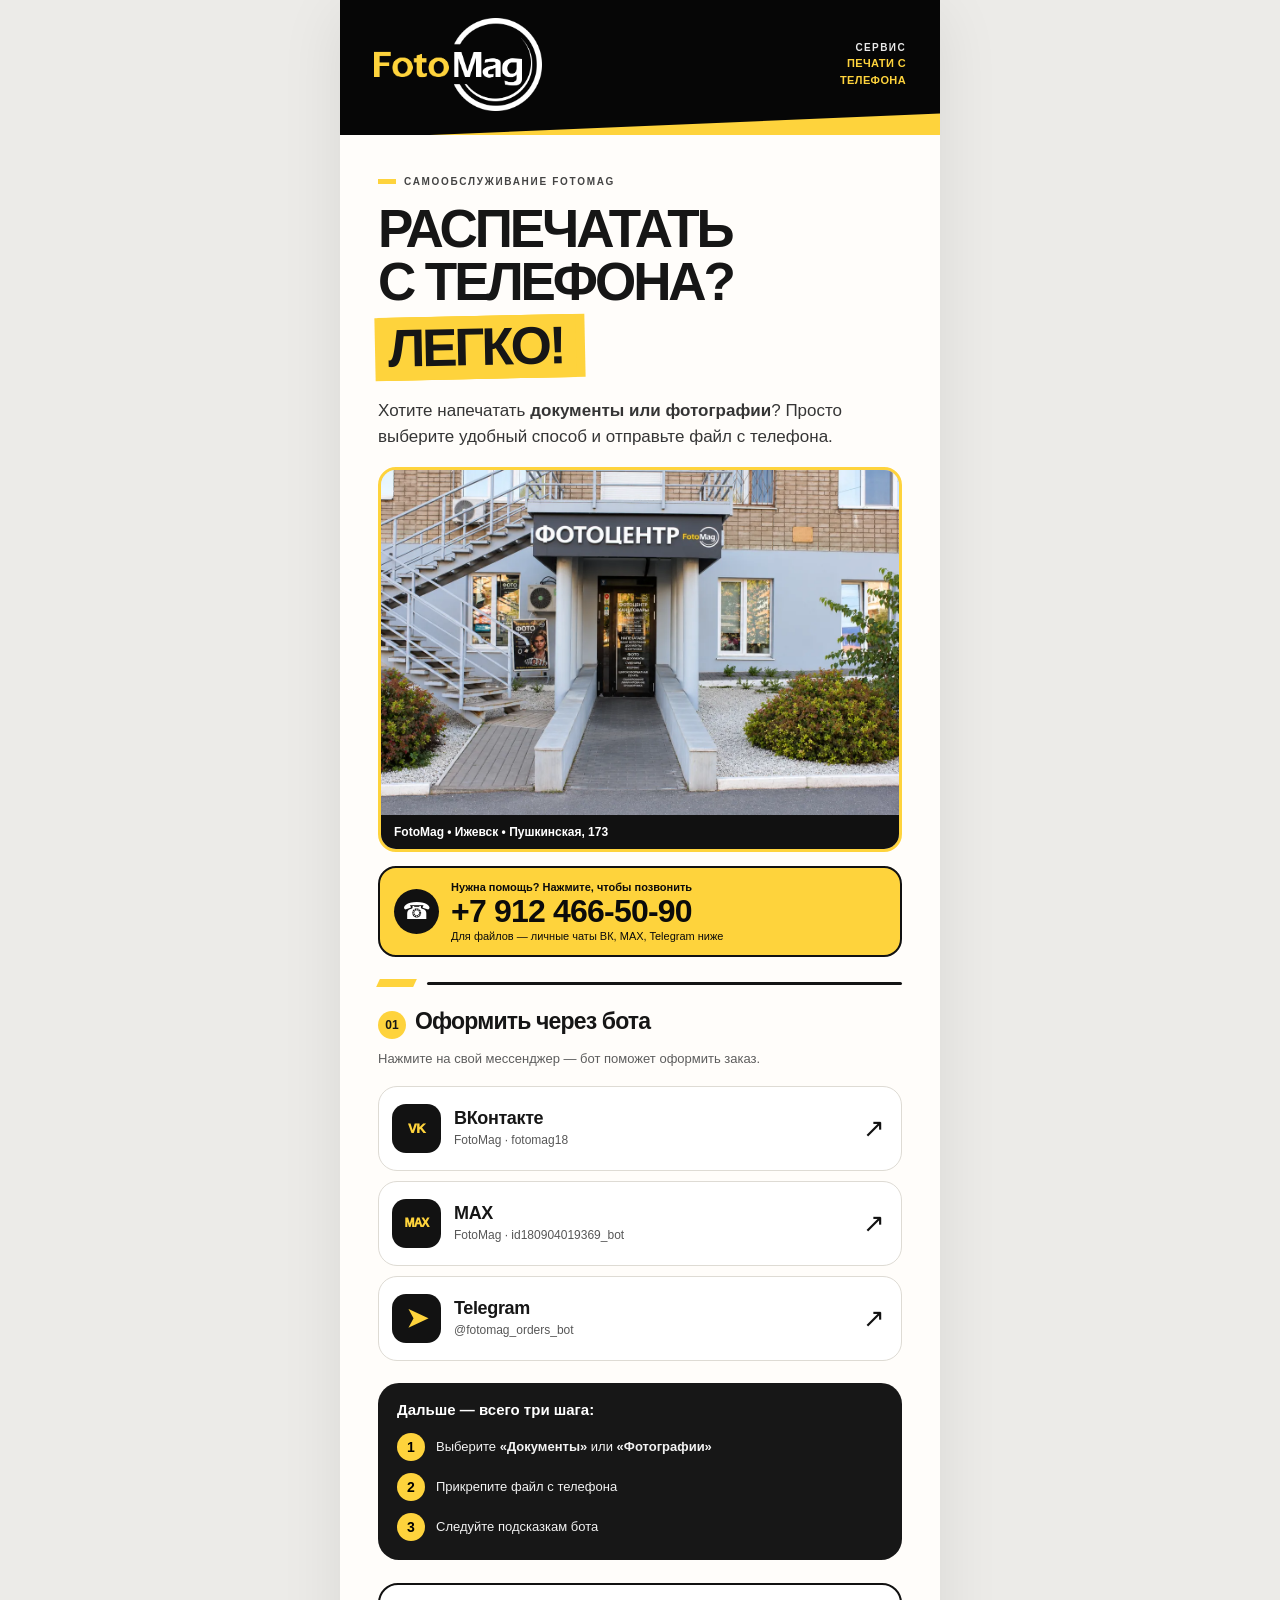
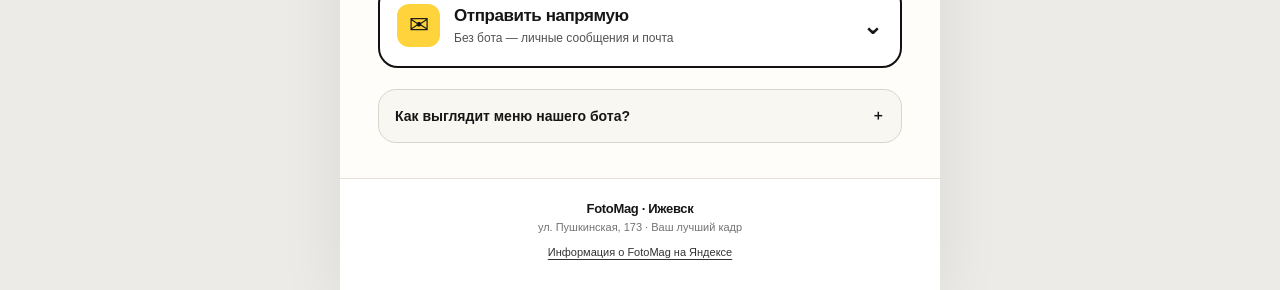
<file: index_v1_ARCHIVED.html>
<!doctype html>
<html lang="ru">
<head>
  <meta charset="UTF-8">
  <meta name="viewport" content="width=device-width, initial-scale=1, viewport-fit=cover">
  <meta name="theme-color" content="#070707">
  <meta name="description" content="FotoMag — печать фотографий и документов с телефона. Выберите бота или отправьте файл напрямую.">
  <title>Печать с телефона — FotoMag</title>
  <style>
    :root { --ink:#0b0b0b; --yellow:#FED33C; --paper:#fffdfa; --text:#161616; --muted:#545454; --hair:#dedbd4; --radius:19px; }
    *,*::before,*::after {box-sizing:border-box}
    html{scroll-behavior:smooth;}
    body{margin:0;background:#ecebe8;color:var(--text);font-family:Manrope,Arial,system-ui,sans-serif;-webkit-font-smoothing:antialiased}
    button,a{font:inherit;-webkit-tap-highlight-color:transparent}
    a{color:inherit;text-decoration:none}
    .page{max-width:600px;margin:0 auto;min-height:100dvh;background:var(--paper);box-shadow:0 12px 60px #00000015}
    .top{background:#060606;color:white;padding:18px 24px 24px;position:relative;overflow:hidden}
    .top::after{content:"";position:absolute;inset:auto -20px -25px -10px;height:34px;background:var(--yellow);transform:rotate(-2.4deg)}
    .top__row{display:flex;gap:14px;align-items:center;justify-content:space-between;min-height:64px;position:relative;z-index:1}
    .logo{width:168px;height:auto;display:block;object-fit:contain}
    .top__right{text-align:right;font-size:10px;letter-spacing:.14em;font-weight:800;color:#e9e9e9;line-height:1.5;max-width:128px}
    .top__right strong{display:block;color:var(--yellow);font-size:11px;letter-spacing:.035em}
    .main{padding:28px 23px 30px}
    .eyebrow{display:inline-flex;gap:8px;align-items:center;color:#444;font-size:10px;font-weight:800;letter-spacing:.17em;text-transform:uppercase}
    .eyebrow::before{content:"";display:block;width:18px;height:5px;background:var(--yellow)}
    h1{font-size:clamp(34px,8.9vw,53px);line-height:1.015;font-weight:900;letter-spacing:-.058em;margin:14px 0 0;text-transform:uppercase}
    .headline-yellow{background:var(--yellow);display:inline-block;padding:4px 13px 5px 10px;transform:rotate(-1.2deg);margin:7px 0 0;box-shadow:9px 0 0 var(--yellow),-3px 0 0 var(--yellow)}
    .hero-desc{font-size:15px;line-height:1.5;color:#353535;margin:19px 0 0;max-width:470px}
    .visual-rule{display:flex;align-items:center;gap:12px;margin:22px 0 22px}
    .visual-rule__bar{height:3px;background:#141414;flex:1;border-radius:4px}.visual-rule__mark{width:37px;height:8px;background:var(--yellow);transform:skew(-25deg)}
    .sectionlabel{margin:0 0 11px;display:flex;align-items:baseline;gap:9px}
    .sectionlabel span{display:inline-flex;align-items:center;justify-content:center;background:var(--yellow);font-size:12px;font-weight:900;border-radius:100px;min-width:28px;height:28px}
    .sectionlabel h2{margin:0;font-size:23px;line-height:1.12;letter-spacing:-.036em;font-weight:850}
    .caption{font-size:13px;color:#5d5d5d;margin:0 0 17px;line-height:1.43}
    .channel-list{display:grid;gap:10px}
    .channel{min-height:78px;border:1.6px solid var(--hair);border-radius:var(--radius);display:grid;grid-template-columns:49px 1fr 24px;align-items:center;gap:13px;padding:13px 15px 13px 13px;background:white;transition:border-color .15s,transform .15s,box-shadow .15s}
    .channel:active{transform:scale(.986)}
    .channel:hover,.channel:focus-visible{border-color:#161616;box-shadow:0 5px 0 #fed33c88;outline:none}
    .channel__mark{height:49px;border-radius:14px;background:#121212;color:var(--yellow);display:grid;place-items:center;font-size:13px;font-weight:950;letter-spacing:-.045em}
    .channel__mark--tg{font-size:26px;line-height:1}.channel__mark--max{font-size:12px;letter-spacing:-.08em}
    .channel__copy{min-width:0;display:flex;flex-direction:column;gap:3px}.channel__title{font-size:18px;font-weight:850;line-height:1.2;letter-spacing:-.02em}.channel__sub{font-size:12px;color:#575757;white-space:nowrap;overflow:hidden;text-overflow:ellipsis;line-height:1.4}
    .channel__arrow{display:flex;align-items:center;justify-content:center;font-size:26px;color:#111;font-weight:400}
    .steps{background:#171717;color:white;border-radius:21px;padding:18px 19px 19px;margin:22px 0 16px}
    .steps__title{font-size:15px;font-weight:850;margin:0 0 15px}.steps__row{display:flex;align-items:center;gap:11px;margin-top:12px}.steps__number{background:var(--yellow);color:black;border-radius:50%;height:28px;width:28px;min-width:28px;display:grid;place-items:center;font-size:14px;font-weight:900}.steps__txt{font-size:13px;line-height:1.4;color:#f2f2f2}
    .direct{margin-top:23px;border:2px solid #111;border-radius:20px;overflow:hidden;background:#fff}
    .direct summary{display:flex;align-items:center;gap:14px;list-style:none;cursor:pointer;padding:19px 17px;font-size:17px;font-weight:850;letter-spacing:-.026em;line-height:1.2}
    .direct summary::-webkit-details-marker{display:none}.direct summary:focus-visible{outline:3px solid #e0ad1a;outline-offset:-3px}
    .direct__label{flex:1;display:block}.direct__label small{display:block;font-weight:500;font-size:12px;color:#525252;letter-spacing:0;margin-top:5px}
    .direct__icon{height:43px;min-width:43px;border-radius:12px;background:var(--yellow);display:grid;place-items:center;font-size:24px;line-height:1}
    .chevron{display:inline-block;font-size:25px;line-height:1;transition:transform .15s}.direct[open] .chevron{transform:rotate(180deg)}
    .direct__body{border-top:1px solid var(--hair);padding:14px;display:grid;gap:10px}
    .direct__intro{margin:1px 2px 5px;color:#5b5b5b;font-size:12px;line-height:1.5}
    .personal{display:flex;align-items:center;gap:11px;border:1.2px solid #e0ded8;border-radius:14px;padding:12px 14px;min-height:61px;background:#fff}
    .personal__abbr{min-width:36px;width:36px;height:36px;display:grid;place-items:center;border-radius:10px;background:#eee;color:#161616;font-size:11px;font-weight:900}
    .personal__main{min-width:0;flex:1}.personal__main strong{font-weight:800;display:block;font-size:14px}.personal__main small{display:block;font-size:11px;color:#777;line-height:1.3;margin-top:3px}.personal__arrow{font-size:20px}
    .personal--disabled{background:#f7f7f5;border-style:dashed;cursor:default;color:#6f6f6f}.personal--disabled .personal__abbr{background:#e6e4df;color:#777}.personal--disabled .personal__arrow{display:none}
    .personal--active{border-color:#161616}.personal--active:hover{background:#fffbe7}.personal--active .personal__abbr{background:var(--yellow)}
    .email-link{overflow-wrap:anywhere}.email-link .personal__main small{color:#595959}
    .menu-preview{margin-top:21px;border:1px solid #d8d5ce;border-radius:18px;overflow:hidden;background:#f9f7f1}
    .menu-preview summary{padding:17px 16px;font-size:14px;font-weight:800;cursor:pointer;display:flex;align-items:center;justify-content:space-between;list-style:none}
    .menu-preview summary::-webkit-details-marker{display:none}
    .menu-preview[open] summary{border-bottom:1px solid #dad6cd}
    .menu-preview__content{padding:16px;display:grid;gap:9px;justify-items:center}
    .menu-preview__content img{display:block;width:100%;max-width:414px;height:auto;border-radius:10px;border:1px solid #bbb}
    .menu-preview__content p{margin:0;font-size:12px;line-height:1.45;color:#555;max-width:420px}
    .footer{border-top:1px solid #e5e2da;padding:22px 20px 32px;text-align:center;background:#fff}
    .footer__brand{font-weight:850;letter-spacing:-.025em;font-size:13px}.footer__location{font-size:11px;color:#737373;margin-top:5px}
    .draft{margin-top:14px;padding:9px 12px;border-radius:8px;font-size:11px;line-height:1.4;color:#634d00;background:#fff2bf;display:block}
    @media (min-width:560px){.top{padding-left:34px;padding-right:34px}.main{padding:35px 38px}.hero-desc{font-size:17px}.channel{min-height:85px}}
    @media (prefers-reduced-motion:reduce){html{scroll-behavior:auto}*,*::before,*::after{transition:none!important}}
      .fm-facade{border:3px solid #FED33C;border-radius:18px;overflow:hidden;margin:18px 0 14px;position:relative;background:#ddd}
    .fm-facade img{display:block;width:100%;height:auto}
    .fm-facade figcaption{background:#111;color:#fff;padding:10px 13px;font-size:12px;font-weight:700}
    .fm-phone{margin:8px 0 18px;background:#FED33C;color:#0b0b0b;border:2px solid #111;text-decoration:none;display:flex;align-items:center;gap:12px;border-radius:18px;padding:13px 14px}
    .fm-phone:hover{background:#ffe078}
    .fm-phone__icon{flex:none;border-radius:50%;width:45px;height:45px;color:white;background:#111;display:flex;align-items:center;justify-content:center;font-size:23px}
    .fm-phone__hint{font-size:11px;font-weight:700}
    .fm-phone__num{font-size:clamp(21px,6vw,32px);font-weight:900;white-space:nowrap;letter-spacing:-.025em}
    .fm-phone__note{font-size:11px}
</style>
  
</head>
<body>
<div class="page">
  <header class="top">
    <div class="top__row">
      <img class="logo" src="[data-uri]" alt="FotoMag — фирменный логотип" width="168" height="93">
      <div class="top__right">СЕРВИС <strong>ПЕЧАТИ С ТЕЛЕФОНА</strong></div>
    </div>
  </header>
  <main class="main">
    <section aria-labelledby="main-title">
      <div class="eyebrow">Самообслуживание FotoMag</div>
      <h1 id="main-title">Распечатать<br>с телефона?<br><span class="headline-yellow">Легко!</span></h1>
      <p class="hero-desc">Хотите напечатать <strong>документы или фотографии</strong>? Просто выберите удобный способ и отправьте файл с телефона.</p>
<figure class="fm-facade" data-fm-selected-20261116><img src="assets/FotoMag_FACADE_APPROVED_web.webp" alt="Реальная фотография фасада FotoMag, вход с пандусом и вывеска"><figcaption>FotoMag • Ижевск • Пушкинская, 173</figcaption></figure>
<a class="fm-phone" href="tel:+79124665090"><span class="fm-phone__icon" aria-hidden="true">☎</span><span><span class="fm-phone__hint" style="display:block">Нужна помощь? Нажмите, чтобы позвонить</span><strong class="fm-phone__num" style="display:block">+7 912 466-50-90</strong><span class="fm-phone__note" style="display:block">Для файлов — личные чаты ВК, MAX, Telegram ниже</span></span></a>
    </section>
    <div class="visual-rule" aria-hidden="true"><span class="visual-rule__mark"></span><span class="visual-rule__bar"></span></div>
    <section id="bots" aria-labelledby="bots-title">
      <div class="sectionlabel"><span>01</span><h2 id="bots-title">Оформить через бота</h2></div>
      <p class="caption">Нажмите на свой мессенджер — бот поможет оформить заказ.</p>
      <div class="channel-list">
        <a class="channel" id="bot-vk" href="https://vk.com/write-20848548" target="_blank" rel="noopener noreferrer" aria-label="Открыть бота FotoMag в ВКонтакте">
          <span class="channel__mark" aria-hidden="true">VK</span><span class="channel__copy"><span class="channel__title">ВКонтакте</span><span class="channel__sub">FotoMag · fotomag18</span></span><span class="channel__arrow" aria-hidden="true">↗</span>
        </a>
        <a class="channel" id="bot-max" href="https://max.ru/id180904019369_bot" target="_blank" rel="noopener noreferrer" aria-label="Открыть бота FotoMag в MAX">
          <span class="channel__mark channel__mark--max" aria-hidden="true">MAX</span><span class="channel__copy"><span class="channel__title">MAX</span><span class="channel__sub">FotoMag · id180904019369_bot</span></span><span class="channel__arrow" aria-hidden="true">↗</span>
        </a>
        <a class="channel" id="bot-tg" href="https://t.me/fotomag_orders_bot" target="_blank" rel="noopener noreferrer" aria-label="Открыть бота FotoMag в Telegram">
          <span class="channel__mark channel__mark--tg" aria-hidden="true">➤</span><span class="channel__copy"><span class="channel__title">Telegram</span><span class="channel__sub">@fotomag_orders_bot</span></span><span class="channel__arrow" aria-hidden="true">↗</span>
        </a>
      </div>
    </section>
    <section class="steps" aria-labelledby="steps-title">
      <h2 class="steps__title" id="steps-title">Дальше — всего три шага:</h2>
      <div class="steps__row"><span class="steps__number">1</span><span class="steps__txt">Выберите <strong>«Документы»</strong> или <strong>«Фотографии»</strong></span></div>
      <div class="steps__row"><span class="steps__number">2</span><span class="steps__txt">Прикрепите файл с телефона</span></div>
      <div class="steps__row"><span class="steps__number">3</span><span class="steps__txt">Следуйте подсказкам бота</span></div>
    </section>
    <details class="direct" id="direct">
      <summary><span class="direct__icon" aria-hidden="true">✉</span><span class="direct__label">Отправить напрямую<small>Без бота — личные сообщения и почта</small></span><span class="chevron" aria-hidden="true">⌄</span></summary>
      <div class="direct__body">
        <p class="direct__intro">Выберите удобный мессенджер — сообщение поступит лично нам, без чат-бота. Если хотите, можете отправить файл на почту.</p>
        <div id="direct-vk" class="personal personal--disabled" aria-disabled="true"><span class="personal__abbr">VK</span><span class="personal__main"><strong>ВКонтакте · лично</strong><small>Личная ссылка ещё не добавлена</small></span></div>
        <div id="direct-max" class="personal personal--disabled" aria-disabled="true"><span class="personal__abbr">MAX</span><span class="personal__main"><strong>MAX · лично</strong><small>Личная ссылка ещё не добавлена</small></span></div>
        <div id="direct-tg" class="personal personal--disabled" aria-disabled="true"><span class="personal__abbr">TG</span><span class="personal__main"><strong>Telegram · лично</strong><small>Личная ссылка ещё не добавлена</small></span></div>
        <a id="direct-email" class="personal personal--active email-link" href="mailto:kodakprint@yandex.ru?subject=FotoMag%20-%20%D0%B7%D0%B0%D0%BA%D0%B0%D0%B7%20%D0%BD%D0%B0%20%D0%BF%D0%B5%D1%87%D0%B0%D1%82%D1%8C"><span class="personal__abbr">@</span><span class="personal__main"><strong>Электронная почта</strong><small>kodakprint@yandex.ru</small></span><span class="personal__arrow" aria-hidden="true">↗</span></a>
        <a id="direct-phone" class="personal personal--active phone-link" href="tel:+79124665090"><span class="personal__abbr">☎</span><span class="personal__main"><strong>Позвонить нам</strong><small>+7 912 466-50-90</small></span><span class="personal__arrow" aria-hidden="true">↗</span></a>
        <p class="direct__intro">Номер также можно сохранить в контактах. Чтобы отправить файл, удобнее использовать сообщение в мессенджере или электронную почту.</p>
      </div>
    </details>
    <details class="menu-preview">
      <summary>Как выглядит меню нашего бота? <span aria-hidden="true">＋</span></summary>
      <div class="menu-preview__content">
        <img src="[data-uri]" alt="Настоящий экран меню FotoMag: Документы, Фотографии, Быстрый заказ, Повторить заказ, Прайс и другие кнопки" width="520" height="444" loading="lazy">
        <p>Это действительное меню FotoMag. Чтобы начать, просто нажмите на соответствующую кнопку — писать вручную необязательно.</p>
      </div>
    </details>

  </main>
  <footer class="footer"><div class="footer__brand">FotoMag · Ижевск</div><div class="footer__location">ул. Пушкинская, 173 · Ваш лучший кадр</div><div class="footer__location" style="margin-top:13px"><a style="color:#333;text-decoration:underline;text-underline-offset:3px" href="https://agfa-pushkinskaja-ulitsa.clients.site/">Информация о FotoMag на Яндексе</a></div></footer>
</div>
<script>
/* FotoMag: public bot URLs are verified against FotoMag OS configuration.
   Personal direct links MUST lead to real personal accounts, NOT to any bots.
   Fill personal URLs only after explicit owner confirmation / mobile test.
*/
(function () {
  "use strict";
  const links = {
    bots: {
      vk: "https://vk.com/write-20848548",
      max: "https://max.ru/id180904019369_bot",
      tg: "https://t.me/fotomag_orders_bot"
    },
    personal: {
      vk: "https://vk.com/write103477713",
      max: "https://max.ru/u/f9LHodD0cOJ4xQH5eXwmG7FE-sm42CyZd4DzqF_2BbIDG9GFNtKI4fbc5LU",
      tg: "https://t.me/Gug18aa"
    },
    email: "kodakprint@yandex.ru"
  };
  const allowedHosts = {
    vk: ["vk.com", "vk.ru", "m.vk.com"],
    max: ["max.ru"],
    tg: ["t.me", "telegram.me"]
  };
  function validUrl(kind, value) {
    if (!value) return "";
    try {
      const u = new URL(value);
      if (u.protocol !== "https:" || u.username || u.password || u.search || u.hash) return "";
      return allowedHosts[kind].includes(u.hostname.toLowerCase()) ? u.href : "";
    } catch (_) {return "";}
  }
  function changeDirect(kind, name) {
    const element = document.getElementById("direct-" + kind);
    const target = validUrl(kind, links.personal[kind]);
    if (!target || !element) return;
    const a = document.createElement("a");
    a.id = element.id;
    a.className = "personal personal--active";
    a.href = target;
    a.target = "_blank";
    a.rel = "noopener noreferrer";
    const abbr = element.querySelector(".personal__abbr").textContent;
    a.innerHTML = '<span class="personal__abbr"></span><span class="personal__main"><strong></strong><small>Открыть личный чат</small></span><span class="personal__arrow" aria-hidden="true">↗</span>';
    a.querySelector(".personal__abbr").textContent = abbr;
    a.querySelector("strong").textContent = name + " · лично";
    a.querySelector("small").textContent = kind === "vk" ? "Личный диалог · VK ID 103477713" : kind === "max" ? "Личный MAX · FotoMag" : "@Gug18aa · личные сообщения";
    element.replaceWith(a);
  }
  document.getElementById("bot-vk").href = validUrl("vk",links.bots.vk) || "#bots";
  document.getElementById("bot-max").href = validUrl("max",links.bots.max) || "#bots";
  document.getElementById("bot-tg").href = validUrl("tg",links.bots.tg) || "#bots";
  changeDirect("vk", "ВКонтакте");
  changeDirect("max", "MAX");
  changeDirect("tg", "Telegram");
  const email = links.email.trim();
  if (/^[a-z0-9._%+\-]+@[a-z0-9.\-]+\.[a-z]{2,}$/i.test(email)) {
    document.getElementById("direct-email").href = "mailto:" + email + "?subject=" + encodeURIComponent("FotoMag — заказ на печать") + "&body=" + encodeURIComponent("Здравствуйте! Хочу распечатать файл с телефона.\nТип: фото/документ.\nРазмер: \nКоличество: \n\nПрикрепляю файл к письму.");
    document.querySelector("#direct-email small").textContent = email;
  }
})();

</script>
</body>
</html>
</file>
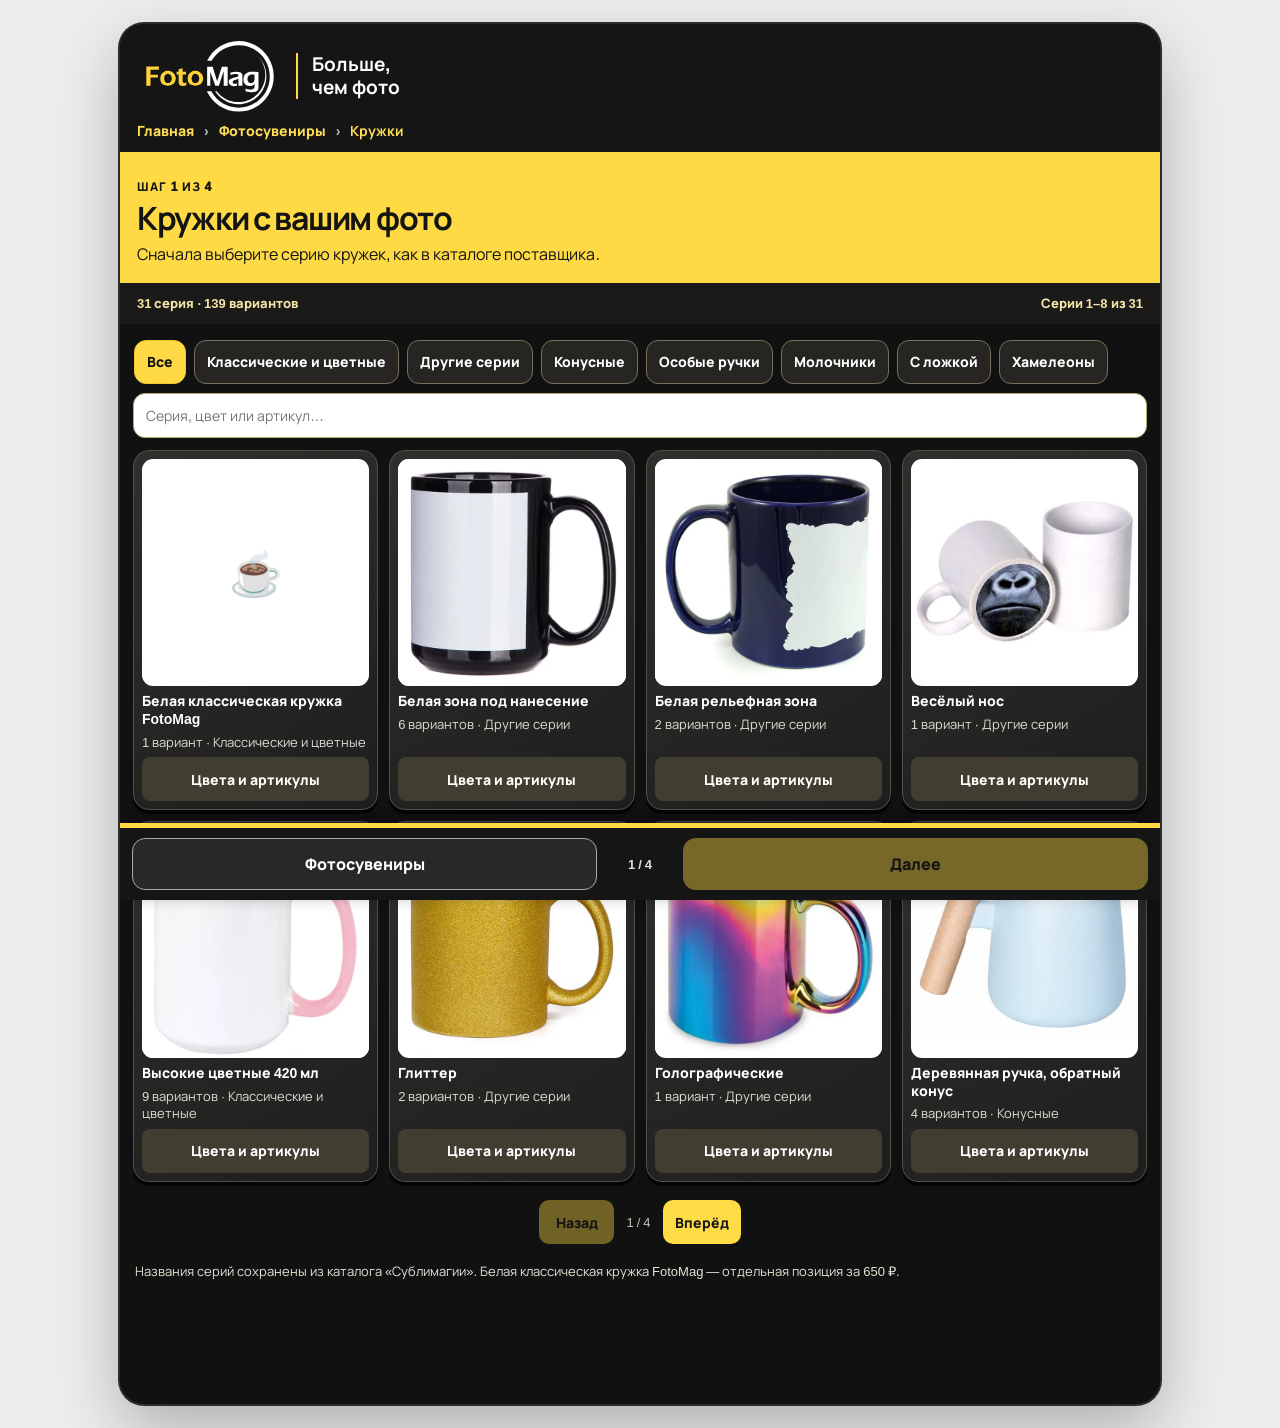
<file: mugs.html>
<!doctype html>
<html lang="ru"><head><meta charset="utf-8">
<meta name="viewport" content="width=device-width, initial-scale=1, viewport-fit=cover">
<meta name="theme-color" content="#161616">
<meta name="description" content="Кружки с вашим фото FotoMag. Выберите серию, цвет и артикул; посмотрите фотографию и отправьте запрос на изготовление.">
<meta http-equiv="Content-Security-Policy" content="default-src 'none'; base-uri 'none'; object-src 'none'; frame-src 'none'; form-action 'none'; script-src 'self'; style-src 'self'; img-src 'self' data:; connect-src 'self'; font-src 'self'; upgrade-insecure-requests">
<meta name="referrer" content="no-referrer">
<link rel="canonical" href="https://screamble123h.github.io/fotomag-print-hub/mugs.html">
<title>Кружки с фото — серии, цвета и артикулы | FotoMag</title>
<link rel="icon" href="assets/fotomag_logo_official.svg" type="image/svg+xml">
<link rel="stylesheet" href="assets/mugs.css">
<script defer src="assets/mugs.js"></script></head>
<body><div class="shell">
<header class="site-head">
  <div class="brand"><img src="assets/fotomag_logo_official.svg" alt="FotoMag — Ваш лучший кадр" width="145" height="76"><strong>Больше,<br>чем фото</strong></div>
  <nav class="crumbs" aria-label="Разделы"><a href="./">Главная</a><span>›</span><a href="souvenirs.html">Фотосувениры</a><span>›</span><b>Кружки</b></nav>
</header>
<section class="headline" aria-live="polite"><span id="stepLabel" class="eyebrow">ШАГ 1 ИЗ 4</span><h1 id="stepTitle" tabindex="-1">Кружки с вашим фото</h1><p id="stepSub">Выберите серию кружек — затем цвет и артикул.</p></section>
<section class="meta"><span id="metaLeft">31 серия · 139 вариантов</span><span id="metaRight"></span></section>
<main id="catalog" class="catalog" aria-label="Каталог кружек"><p class="loading">Загружаем фотографии и артикулы…</p></main>
<footer class="stepbar" aria-label="Пошаговая навигация">
<button id="backBtn" class="back" type="button">Назад</button><span id="stepNum" aria-live="polite">1 / 4</span><button id="forwardBtn" class="forward" type="button">Далее</button>
</footer>
</div>
<dialog class="photo-dialog" id="photoDialog" aria-label="Фотография кружки крупно">
  <div class="photo-head"><span id="photoTitle">Фотография товара</span><button type="button" id="photoClose" aria-label="Закрыть фото">✕</button></div>
  <div class="photo-box"><img id="photoImage" alt=""></div>
  <p id="photoCaption"></p>
  <div class="photo-pager"><button id="photoPrev" type="button">Назад</button><button id="photoNext" type="button">Вперёд</button></div>
</dialog>
</body></html>
</file>
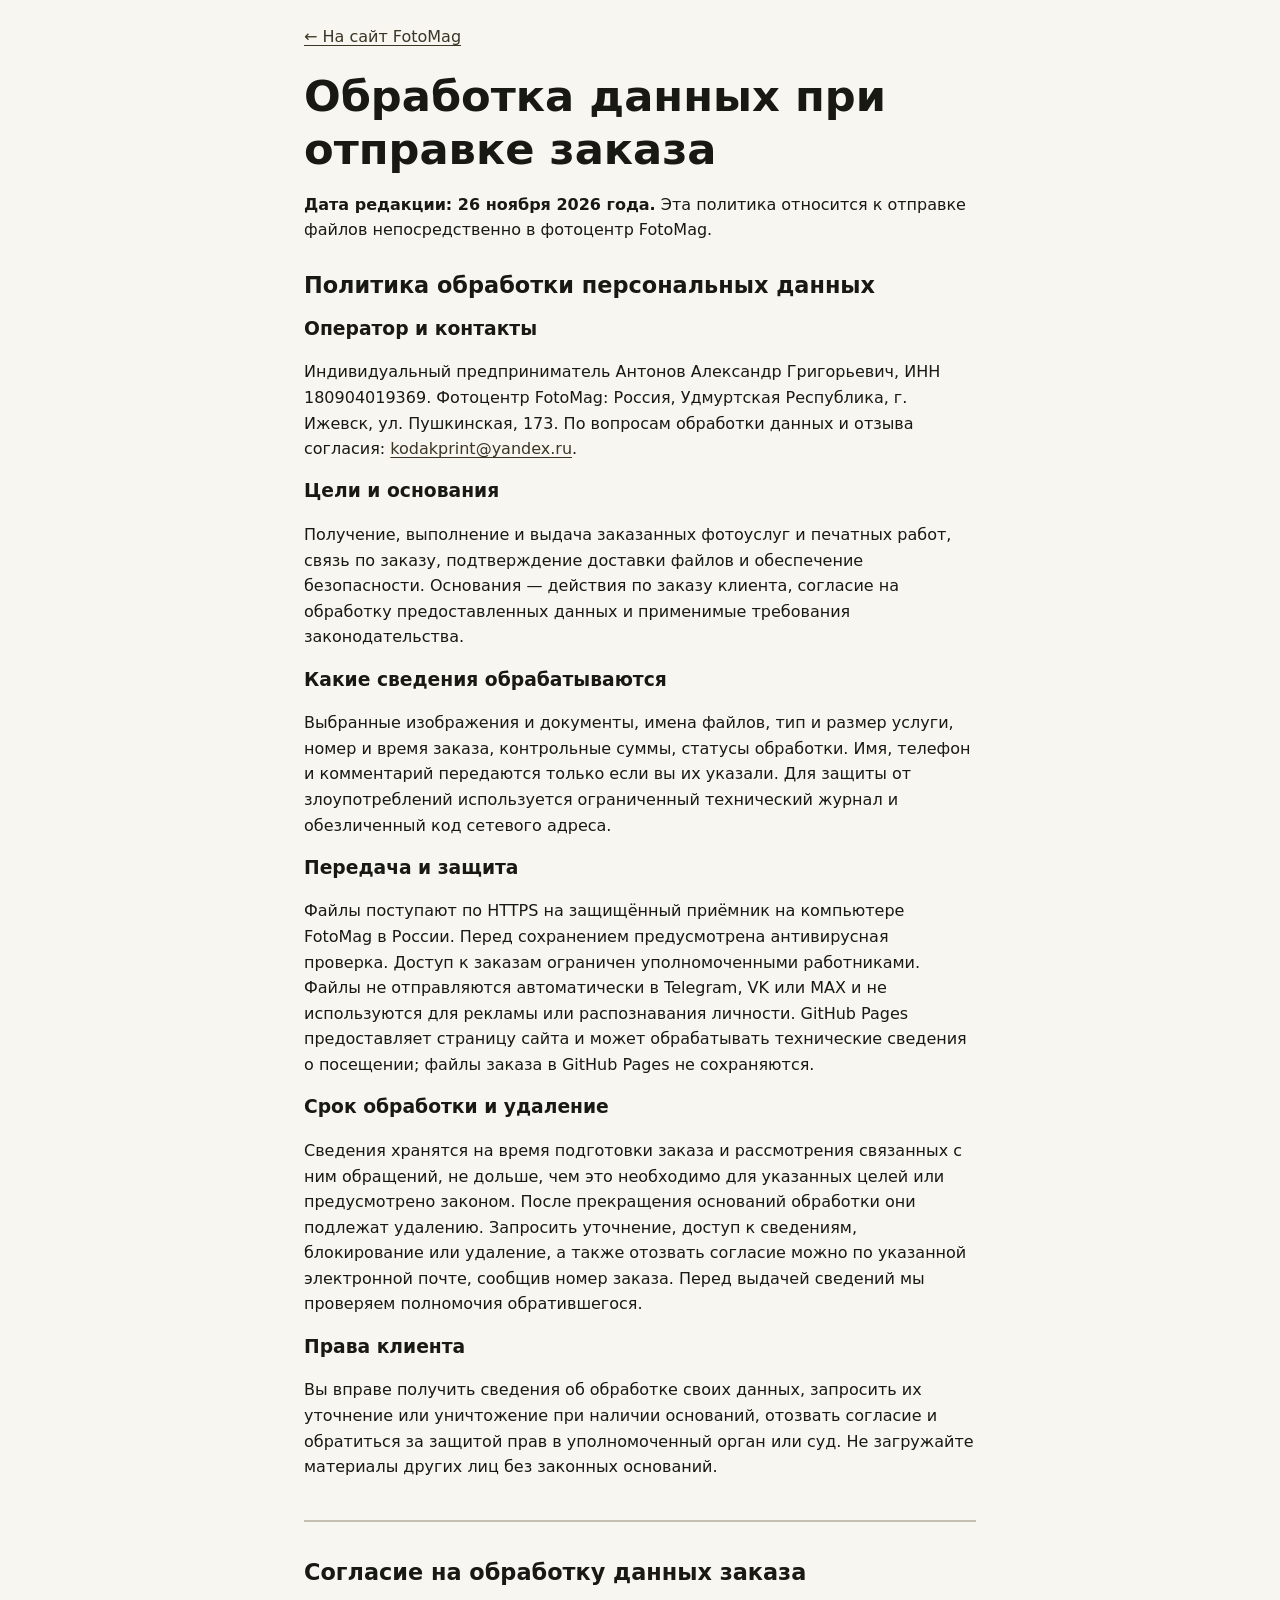
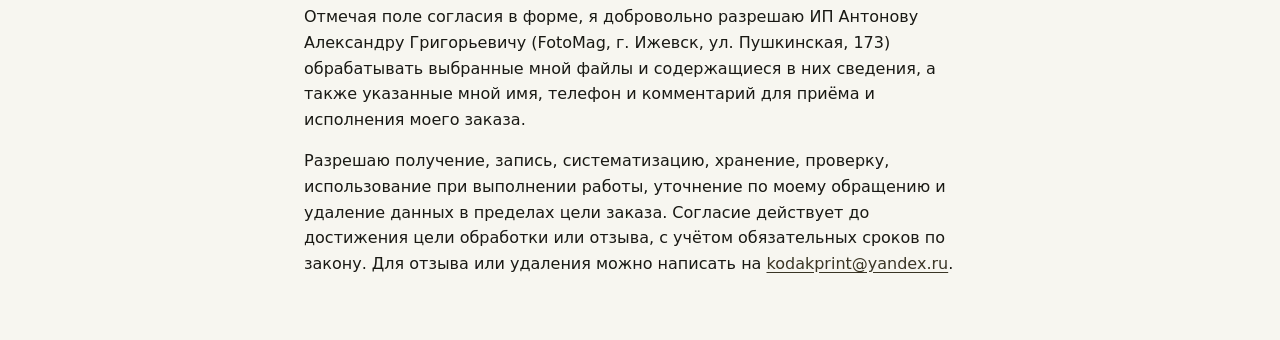
<file: privacy.html>
<!doctype html>
<html lang="ru">
<head>
  <meta charset="utf-8">
  <meta name="viewport" content="width=device-width, initial-scale=1">
  <meta name="referrer" content="no-referrer">
  <meta name="robots" content="noindex">
  <meta http-equiv="Content-Security-Policy" content="default-src 'none'; img-src 'self'; style-src 'sha256-iRWhuCEPWIO6xAQl1gLyM3lHgUocS14mBJa0ME/jJl4='; base-uri 'none'; form-action 'none'">
  <title>Обработка данных при отправке заказа — FotoMag</title>
  <link rel="icon" href="assets/fotomag_logo_official.svg" type="image/svg+xml">
  <style>
    * { box-sizing: border-box; }
    html { color-scheme: light; }
    body { margin: 0; background: #f7f6f0; color: #191914; font: 1rem/1.6 system-ui, sans-serif; }
    main { margin: auto; max-width: 48rem; padding: 1.5rem clamp(1rem, 4vw, 3rem) 3rem; }
    h1, h2, h3 { line-height: 1.22; }
    h1 { margin-block: 1.3rem .5rem; font-size: clamp(1.9rem, 6vw, 2.7rem); }
    h2 { margin-top: 1.8rem; font-size: 1.4rem; }
    a { color: #3a3525; text-underline-offset: .18em; }
    a:focus-visible { outline: .18rem solid #7f5f00; outline-offset: .2rem; }
    aside { border-inline-start: .35rem solid #d2a400; padding: .6rem 1rem; background: #fff4c8; }
    article, #consent { scroll-margin-block: 1rem; }
    #consent { margin-block-start: 2.5rem; padding-block-start: .5rem; border-block-start: .15rem solid #c5c0af; }
  </style>
</head>
<body>
  <main>
<nav aria-label="Навигация"><a href="index.html">← На сайт FotoMag</a></nav>
<h1>Обработка данных при отправке заказа</h1>
<p><strong>Дата редакции: 26 ноября 2026 года.</strong> Эта политика относится к отправке файлов непосредственно в фотоцентр FotoMag.</p>
<article aria-labelledby="policy-title">
<h2 id="policy-title">Политика обработки персональных данных</h2>
<h3>Оператор и контакты</h3>
<p>Индивидуальный предприниматель Антонов Александр Григорьевич, ИНН 180904019369. Фотоцентр FotoMag: Россия, Удмуртская Республика, г. Ижевск, ул. Пушкинская, 173. По вопросам обработки данных и отзыва согласия: <a href="mailto:kodakprint@yandex.ru">kodakprint@yandex.ru</a>.</p>
<h3>Цели и основания</h3>
<p>Получение, выполнение и выдача заказанных фотоуслуг и печатных работ, связь по заказу, подтверждение доставки файлов и обеспечение безопасности. Основания — действия по заказу клиента, согласие на обработку предоставленных данных и применимые требования законодательства.</p>
<h3>Какие сведения обрабатываются</h3>
<p>Выбранные изображения и документы, имена файлов, тип и размер услуги, номер и время заказа, контрольные суммы, статусы обработки. Имя, телефон и комментарий передаются только если вы их указали. Для защиты от злоупотреблений используется ограниченный технический журнал и обезличенный код сетевого адреса.</p>
<h3>Передача и защита</h3>
<p>Файлы поступают по HTTPS на защищённый приёмник на компьютере FotoMag в России. Перед сохранением предусмотрена антивирусная проверка. Доступ к заказам ограничен уполномоченными работниками. Файлы не отправляются автоматически в Telegram, VK или MAX и не используются для рекламы или распознавания личности. GitHub Pages предоставляет страницу сайта и может обрабатывать технические сведения о посещении; файлы заказа в GitHub Pages не сохраняются.</p>
<h3>Срок обработки и удаление</h3>
<p>Сведения хранятся на время подготовки заказа и рассмотрения связанных с ним обращений, не дольше, чем это необходимо для указанных целей или предусмотрено законом. После прекращения оснований обработки они подлежат удалению. Запросить уточнение, доступ к сведениям, блокирование или удаление, а также отозвать согласие можно по указанной электронной почте, сообщив номер заказа. Перед выдачей сведений мы проверяем полномочия обратившегося.</p>
<h3>Права клиента</h3>
<p>Вы вправе получить сведения об обработке своих данных, запросить их уточнение или уничтожение при наличии оснований, отозвать согласие и обратиться за защитой прав в уполномоченный орган или суд. Не загружайте материалы других лиц без законных оснований.</p>
</article>
<section id="consent" data-consent-version="2026-11-26" aria-labelledby="consent-title">
<h2 id="consent-title">Согласие на обработку данных заказа</h2>
<p>Отмечая поле согласия в форме, я добровольно разрешаю ИП Антонову Александру Григорьевичу (FotoMag, г. Ижевск, ул. Пушкинская, 173) обрабатывать выбранные мной файлы и содержащиеся в них сведения, а также указанные мной имя, телефон и комментарий для приёма и исполнения моего заказа.</p>
<p>Разрешаю получение, запись, систематизацию, хранение, проверку, использование при выполнении работы, уточнение по моему обращению и удаление данных в пределах цели заказа. Согласие действует до достижения цели обработки или отзыва, с учётом обязательных сроков по закону. Для отзыва или удаления можно написать на <a href="mailto:kodakprint@yandex.ru">kodakprint@yandex.ru</a>.</p>
</section>
</main>
</body>
</html>
</file>
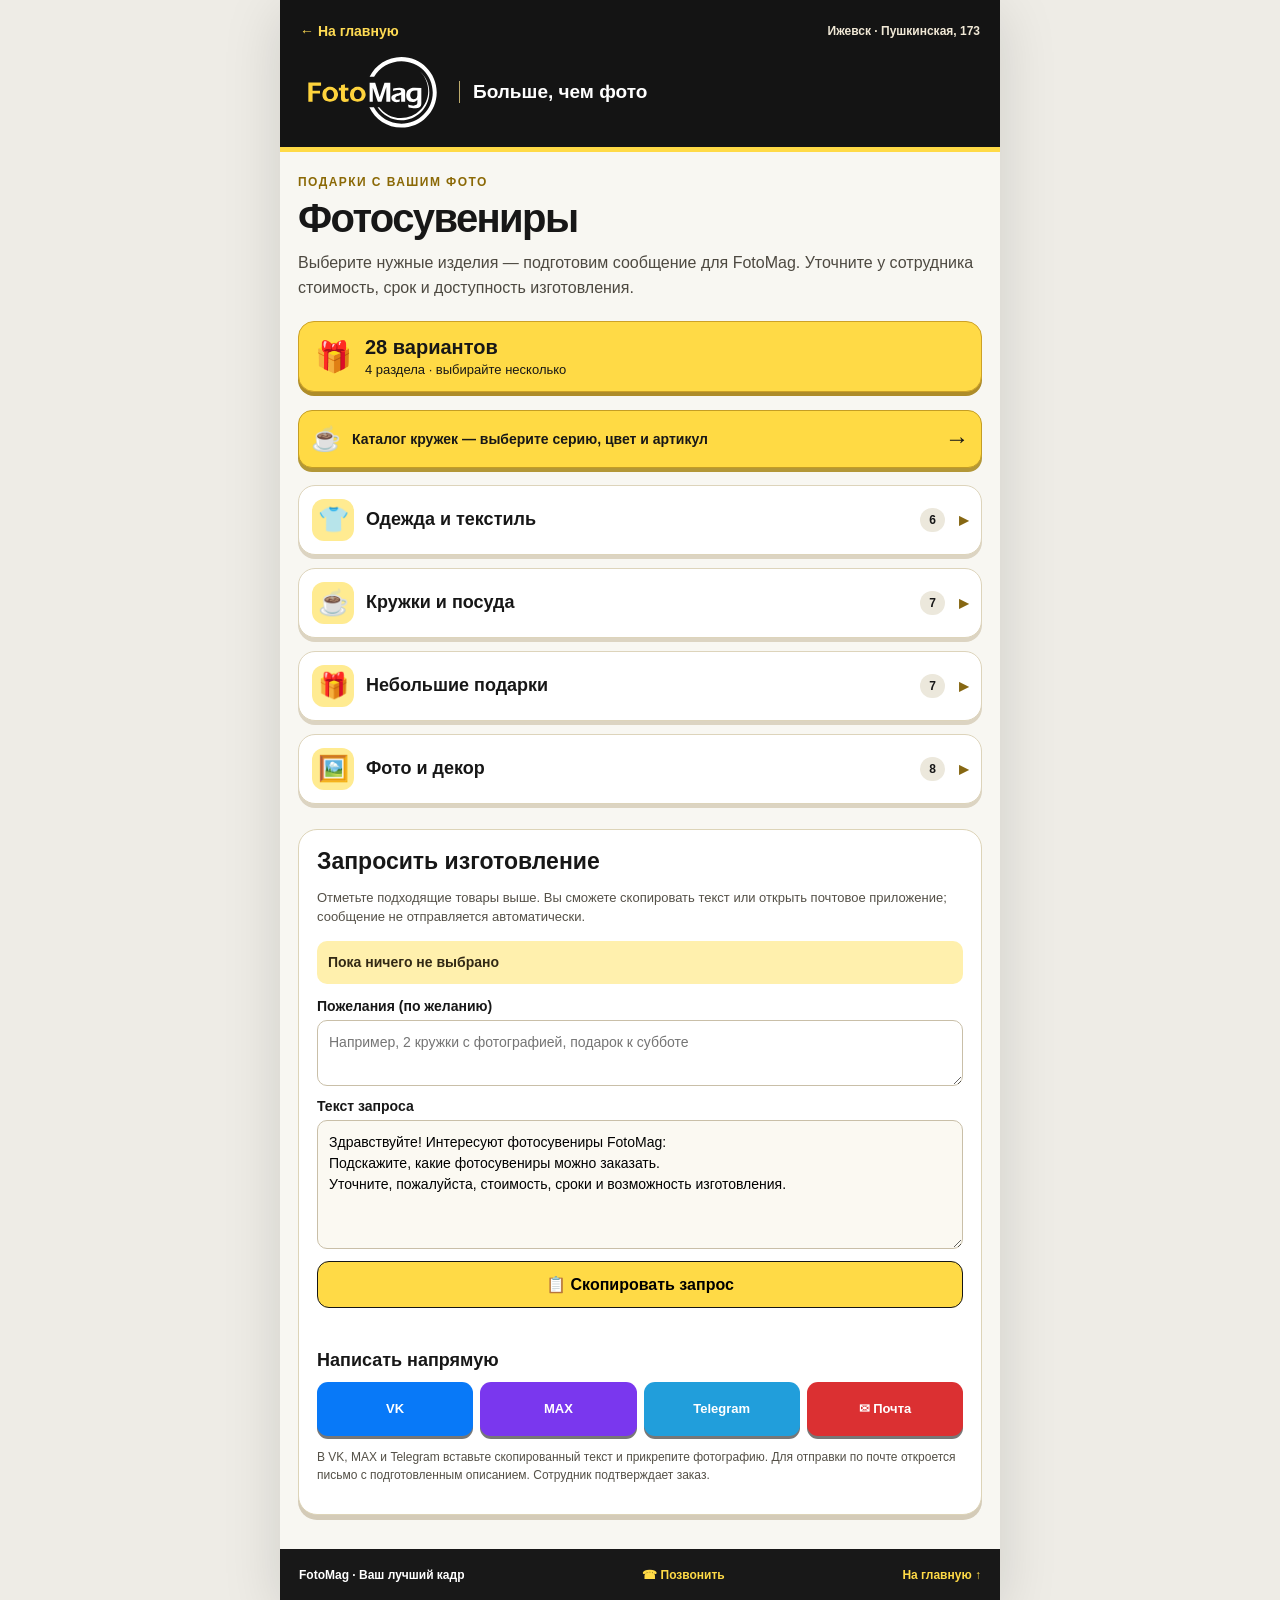
<file: souvenirs.html>
<!doctype html>
<html lang="ru"><head><meta charset="utf-8"/><meta name="viewport" content="width=device-width,initial-scale=1,viewport-fit=cover"/>
<title>Фотосувениры с фото — каталог FotoMag, Ижевск</title>
<meta name="description" content="Фото-сувениры FotoMag: футболки, кружки, магниты, брелоки, подушки, пазлы, фотокниги и другие подарки с фото. 28 направлений, условия уточняйте."/>
<meta name="theme-color" content="#151515"/>
<meta http-equiv="Content-Security-Policy" content="default-src 'none'; base-uri 'none'; form-action 'none'; object-src 'none'; frame-src 'none'; script-src 'self'; style-src 'self'; img-src 'self'; connect-src 'none'; upgrade-insecure-requests"/>
<meta name="referrer" content="no-referrer"/>
<link rel="icon" href="assets/fotomag_logo_official.svg" type="image/svg+xml"/>
<link rel="stylesheet" href="assets/souvenirs.css"/>
</head><body>
<div class="gift-app">
<header class="gift-header">
<div class="gift-head-row"><a class="gift-back" href="./" aria-label="Вернуться на главную FotoMag">← На главную</a><span>Ижевск · Пушкинская, 173</span></div>
<div class="gift-head-brand"><img src="assets/fotomag_logo_official.svg" alt="FotoMag — Ваш лучший кадр"/><strong>Больше, чем фото</strong></div>
</header>
<main class="gift-main">
<div class="gift-eyebrow">ПОДАРКИ С ВАШИМ ФОТО</div>
<h1>Фотосувениры</h1>
<p class="gift-lead">Выберите нужные изделия — подготовим сообщение для FotoMag. Уточните у сотрудника стоимость, срок и доступность изготовления.</p>
<div class="gift-count-banner"><span class="gift-count-icon" aria-hidden="true">🎁</span><span><strong>28 вариантов</strong><small>4 раздела · выбирайте несколько</small></span></div>
<a class="gift-mug-top" href="mugs.html"><span>☕</span><strong>Каталог кружек — выберите серию, цвет и артикул</strong><span aria-hidden="true">→</span></a>
<section class="gift-catalog" aria-label="Утверждённый список фотосувениров">
<details class="gift-group" id="gift-group-1">
<summary><span class="gift-group-icon" aria-hidden="true">👕</span><span>Одежда и текстиль</span><span class="gift-group-num">6</span></summary>
<div class="gift-group-items"><label class="gift-choice"><input type="checkbox" name="gift" value="Футболки с фото"/><span>Футболки с фото</span></label>
<label class="gift-choice"><input type="checkbox" name="gift" value="Толстовки и худи"/><span>Толстовки и худи</span></label>
<label class="gift-choice"><input type="checkbox" name="gift" value="Кепки и бейсболки"/><span>Кепки и бейсболки</span></label>
<label class="gift-choice"><input type="checkbox" name="gift" value="Сумки-шопперы"/><span>Сумки-шопперы</span></label>
<label class="gift-choice"><input type="checkbox" name="gift" value="Декоративные подушки"/><span>Декоративные подушки</span></label>
<label class="gift-choice"><input type="checkbox" name="gift" value="Наволочки с фото"/><span>Наволочки с фото</span></label></div>
</details>
<details class="gift-group" id="gift-group-2">
<summary><span class="gift-group-icon" aria-hidden="true">☕</span><span>Кружки и посуда</span><span class="gift-group-num">7</span></summary>
<div class="gift-group-items"><div class="gift-choice-wrap"><label class="gift-choice"><input type="checkbox" name="gift" value="Кружки классические"/><span>Кружки классические</span></label><a class="gift-mug-link" href="mugs.html?group=%D0%9A%D0%BB%D0%B0%D1%81%D1%81%D0%B8%D1%87%D0%B5%D1%81%D0%BA%D0%B8%D0%B5%20%D0%B8%20%D1%86%D0%B2%D0%B5%D1%82%D0%BD%D1%8B%D0%B5" aria-label="Выбрать модель и артикул: Кружки классические">Модели и артикулы →</a></div>
<div class="gift-choice-wrap"><label class="gift-choice"><input type="checkbox" name="gift" value="Кружки «хамелеон»"/><span>Кружки «хамелеон»</span></label><a class="gift-mug-link" href="mugs.html?group=%D0%A5%D0%B0%D0%BC%D0%B5%D0%BB%D0%B5%D0%BE%D0%BD%D1%8B" aria-label="Выбрать модель и артикул: Кружки «хамелеон»">Модели и артикулы →</a></div>
<div class="gift-choice-wrap"><label class="gift-choice"><input type="checkbox" name="gift" value="Кружки конусные"/><span>Кружки конусные</span></label><a class="gift-mug-link" href="mugs.html?group=%D0%9A%D0%BE%D0%BD%D1%83%D1%81%D0%BD%D1%8B%D0%B5" aria-label="Выбрать модель и артикул: Кружки конусные">Модели и артикулы →</a></div>
<div class="gift-choice-wrap"><label class="gift-choice"><input type="checkbox" name="gift" value="Кружки-молочники"/><span>Кружки-молочники</span></label><a class="gift-mug-link" href="mugs.html?group=%D0%9C%D0%BE%D0%BB%D0%BE%D1%87%D0%BD%D0%B8%D0%BA%D0%B8" aria-label="Выбрать модель и артикул: Кружки-молочники">Модели и артикулы →</a></div>
<div class="gift-choice-wrap"><label class="gift-choice"><input type="checkbox" name="gift" value="Термокружки"/><span>Термокружки</span></label><a class="gift-mug-link" href="mugs.html?group=%D0%A2%D0%B5%D1%80%D0%BC%D0%BE%D0%BA%D1%80%D1%83%D0%B6%D0%BA%D0%B8" aria-label="Выбрать модель и артикул: Термокружки">Модели и артикулы →</a></div>
<label class="gift-choice"><input type="checkbox" name="gift" value="Сувенирные тарелки"/><span>Сувенирные тарелки</span></label>
<label class="gift-choice"><input type="checkbox" name="gift" value="Подставки под кружки"/><span>Подставки под кружки</span></label></div>
</details>
<details class="gift-group" id="gift-group-3">
<summary><span class="gift-group-icon" aria-hidden="true">🎁</span><span>Небольшие подарки</span><span class="gift-group-num">7</span></summary>
<div class="gift-group-items"><label class="gift-choice"><input type="checkbox" name="gift" value="Магниты на холодильник"/><span>Магниты на холодильник</span></label>
<label class="gift-choice"><input type="checkbox" name="gift" value="Фотомагниты акриловые"/><span>Фотомагниты акриловые</span></label>
<label class="gift-choice"><input type="checkbox" name="gift" value="Брелоки с фото"/><span>Брелоки с фото</span></label>
<label class="gift-choice"><input type="checkbox" name="gift" value="Значки с фотографией"/><span>Значки с фотографией</span></label>
<label class="gift-choice"><input type="checkbox" name="gift" value="Карманные зеркальца"/><span>Карманные зеркальца</span></label>
<label class="gift-choice"><input type="checkbox" name="gift" value="Пазлы с фото"/><span>Пазлы с фото</span></label>
<label class="gift-choice"><input type="checkbox" name="gift" value="Фотокристаллы"/><span>Фотокристаллы</span></label></div>
</details>
<details class="gift-group" id="gift-group-4">
<summary><span class="gift-group-icon" aria-hidden="true">🖼️</span><span>Фото и декор</span><span class="gift-group-num">8</span></summary>
<div class="gift-group-items"><label class="gift-choice"><input type="checkbox" name="gift" value="Фоторамки с фото"/><span>Фоторамки с фото</span></label>
<label class="gift-choice"><input type="checkbox" name="gift" value="Фотокниги"/><span>Фотокниги</span></label>
<label class="gift-choice"><input type="checkbox" name="gift" value="Фотокалендари"/><span>Фотокалендари</span></label>
<label class="gift-choice"><input type="checkbox" name="gift" value="Фото на холсте"/><span>Фото на холсте</span></label>
<label class="gift-choice"><input type="checkbox" name="gift" value="Плакаты и постеры"/><span>Плакаты и постеры</span></label>
<label class="gift-choice"><input type="checkbox" name="gift" value="Коврики для мыши"/><span>Коврики для мыши</span></label>
<label class="gift-choice"><input type="checkbox" name="gift" value="Чехлы для телефонов"/><span>Чехлы для телефонов</span></label>
<label class="gift-choice"><input type="checkbox" name="gift" value="Открытки и фотокарточки"/><span>Открытки и фотокарточки</span></label></div>
</details>
</section>
<section class="gift-request" id="gift-request" aria-labelledby="gift-request-heading">
<h2 id="gift-request-heading">Запросить изготовление</h2>
<p>Отметьте подходящие товары выше. Вы сможете скопировать текст или открыть почтовое приложение; сообщение не отправляется автоматически.</p>
<p class="gift-chosen" id="gift-chosen" role="status" aria-live="polite">Пока ничего не выбрано</p>
<label for="gift-note">Пожелания (по желанию)</label>
<textarea id="gift-note" rows="2" maxlength="500" placeholder="Например, 2 кружки с фотографией, подарок к субботе"></textarea>
<label for="gift-request-text">Текст запроса</label>
<textarea id="gift-request-text" rows="5" readonly></textarea>
<button class="gift-copy" id="gift-copy" type="button">📋 Скопировать запрос</button>
<p class="gift-feedback" id="gift-feedback" role="status" aria-live="polite"></p>
<h3>Написать напрямую</h3>
<nav class="gift-messengers" aria-label="Личные контакты FotoMag">
<a class="gift-contact gift-contact--vk" href="https://vk.com/write103477713" rel="noopener noreferrer" target="_blank">VK</a>
<a class="gift-contact gift-contact--max" href="https://max.ru/u/f9LHodD0cOJ4xQH5eXwmG7FE-sm42CyZd4DzqF_2BbIDG9GFNtKI4fbc5LU" rel="noopener noreferrer" target="_blank">MAX</a>
<a class="gift-contact gift-contact--tg" href="https://t.me/Gug18aa" rel="noopener noreferrer" target="_blank">Telegram</a>
<a class="gift-contact gift-contact--mail" id="gift-email" href="mailto:kodakprint@yandex.ru?subject=FotoMag">✉ Почта</a>
</nav>
<p class="gift-disclaimer">В VK, MAX и Telegram вставьте скопированный текст и прикрепите фотографию. Для отправки по почте откроется письмо с подготовленным описанием. Сотрудник подтверждает заказ.</p>
</section>
</main>
<footer class="gift-footer"><span>FotoMag · Ваш лучший кадр</span><a href="tel:+79124665090">☎ Позвонить</a><a href="./">На главную ↑</a></footer>
</div>
<script defer src="assets/souvenirs.js"></script>
</body></html>
</file>
<file: assets/app-shell.css>
:root{--yellow:#ffd43e;--gold:#edbc22;--ink:#151515;--cream:#f7f6f0;--line:#e4e0d5;--muted:#77736c;--shadow:#d7d2c5;--radius:24px;--frame:#111}*{box-sizing:border-box}html{scroll-behavior:smooth}body{margin:0;font-family:Inter,Manrope,-apple-system,BlinkMacSystemFont,"Segoe UI",Arial,sans-serif;color:var(--ink);background:radial-gradient(circle at 16% 12%,#fff7cb 0,transparent 34%),#e7e5dd;-webkit-font-smoothing:antialiased}a{color:inherit;text-decoration:none}button{font:inherit;cursor:pointer}button:focus-visible,a:focus-visible{outline:3px solid #9e8006;outline-offset:3px}.stage{min-height:100dvh;display:grid;grid-template-columns:minmax(0,480px) minmax(290px,390px);gap:60px;align-items:center;justify-content:center;padding:40px 28px}.phone{width: min(428px,100%);height:min(872px,calc(100dvh - 40px));min-height:680px;background:#151515;border:9px solid #1b1b1b;border-radius:49px;box-shadow:0 30px 80px #0003,0 0 0 2px #55555a,inset 0 0 0 2px #777;position:relative;overflow:hidden}.screen{height:100%;overflow:hidden;border-radius:39px;background:var(--cream);position:relative;display:flex;flex-direction:column}.notch{position:absolute;top:0;left:50%;transform:translateX(-50%);z-index:11;background:#121212;width:108px;height:22px;border-radius:0 0 15px 15px}.screen-scroll{overflow:auto;overflow-x:hidden;flex:1;scrollbar-width:thin;scrollbar-color:#ccc9b9 transparent;overscroll-behavior:contain;scroll-padding-top:16px}.phone-head{background:#131313;color:white;padding:30px 19px 15px;display:flex;align-items:center;justify-content:space-between;min-height:103px;border-bottom:5px solid var(--yellow)}.brand-img{height:50px;width:128px;object-fit:contain;object-position:left center;display:block}.location-pill{border:1px solid #6b641e;background:#27261d;color:#fff;border-radius:12px;padding:7px 10px;font-size:10px;font-weight:700;text-align:right;line-height:1.45;min-height:41px;cursor:pointer}.location-pill b{display:block;color:var(--yellow);font-size:11px}.content{padding:23px 18px 27px}.eyebrow{font-size:10px;text-transform:uppercase;letter-spacing:.15em;font-weight:900;display:flex;align-items:center;gap:7px;color:#4a4842}.eyebrow:before{content:"";width:18px;height:5px;background:var(--yellow);transform:skew(-20deg)}h1{font-size:38px;line-height:1.03;letter-spacing:-.055em;font-weight:900;margin:11px 0 8px}h1 span{background:var(--yellow);padding:0 5px 3px;border-radius:4px}.intro{font-size:13px;color:#5c5951;line-height:1.52;margin:9px 0 22px;max-width:370px}.section-bar{display:flex;align-items:flex-end;justify-content:space-between;gap:12px;margin:0 0 13px}.section-bar h2{font-size:19px;letter-spacing:-.035em;margin:0;font-weight:850}.section-bar .tiny{font-size:10px;color:#777;margin:0 1px 1px 0}.app-grid{display:grid;grid-template-columns:repeat(2,minmax(0,1fr));gap:16px 13px}.app-tile{border:1.5px solid #e1dccd;border-radius:22px;background:#fff;text-align:left;padding:15px 13px 14px;height:164px;min-width:0;position:relative;box-shadow:0 7px 0 #d8d2c4,0 12px 19px #28200c0c;transition:transform .13s ease,box-shadow .13s ease,background .13s;display:flex;flex-direction:column;align-items:flex-start;gap:7px;touch-action:manipulation;user-select:none;-webkit-tap-highlight-color:transparent}.app-tile:hover{background:#fffdf5}.app-tile:active,.app-tile.pressed{transform:translateY(6px) scale(.975);box-shadow:0 1px 0 #bcb49f,inset 0 3px 9px #00000016;background:#f2eee4}.app-tile--yellow{background:linear-gradient(160deg,#fff3a2,var(--yellow));border-color:#dbb83b;box-shadow:0 7px 0 #d0a92b,0 12px 19px #28200c0d}.app-tile--yellow:hover{background:#ffe46a}.app-tile--yellow:active,.app-tile--yellow.pressed{background:#f0c12e;box-shadow:0 1px 0 #ad8a23,inset 0 4px 8px #00000018}.app-tile--dark{background:#242423;border-color:#35332a;box-shadow:0 7px 0 #111,0 12px 19px #28200c16;color:white}.app-tile--dark:hover{background:#343330}.app-tile--dark:active,.app-tile--dark.pressed{background:#101010;box-shadow:0 1px 0 #000,inset 0 3px 8px #0008}.tile-icon{display:grid;place-items:center;background:#f6f3e8;color:#1b1b1b;border-radius:15px;width:49px;height:49px;flex:0 0 49px;box-shadow:inset 0 0 0 1px #efeadc}.app-tile--yellow .tile-icon{background:#1d1d1b;color:#ffd739;box-shadow:none}.app-tile--dark .tile-icon{background:var(--yellow);color:#161616;box-shadow:none}.tile-icon svg{width:27px;height:27px;stroke-width:2}.tile-title{font-size:15px;line-height:1.15;font-weight:850;letter-spacing:-.025em;display:block;max-width:100%;overflow-wrap:anywhere}.tile-subtitle{font-size:11px;line-height:1.35;color:#6f6b60;font-weight:650;display:block}.app-tile--yellow .tile-subtitle{color:#584713}.app-tile--dark .tile-subtitle{color:#d0cdbe}.tile-badge{position:absolute;right:11px;top:13px;font-size:10px;background:#1e1e1b;color:#ffe270;border-radius:99px;padding:5px 7px;font-weight:850}.arrow-mini{position:absolute;right:13px;bottom:11px;opacity:.54;font-weight:800;font-size:16px}.tip-banner{margin:25px 0 8px;background:#1c1b19;color:white;border-radius:18px;padding:16px;display:flex;align-items:center;gap:12px}.tip-banner .tip-icon{background:var(--yellow);color:#1b1b1b;border-radius:11px;padding:10px;display:grid;place-items:center}.tip-banner .tip-icon svg{height:22px;width:22px}.tip-banner h3{font-size:13px;margin:0 0 4px}.tip-banner p{font-size:11px;line-height:1.4;color:#dfdbcb;margin:0}.tip-banner .light-arrow{margin-left:auto;color:#ffda56;font-size:19px}.tip-banner{cursor:pointer}.tip-banner:active,.tip-banner.pressed{transform:translateY(3px);background:#090909}.hint{font-size:10px;line-height:1.5;color:#77736c;margin:13px 3px}.dock{flex:none;display:grid;grid-template-columns:repeat(4,1fr);padding:11px 11px calc(12px + env(safe-area-inset-bottom));background:#fff;border-top:1px solid #e4e1d8;gap:3px;box-shadow:0 -6px 22px #0b0b0b0b}.dock-btn{border:0;border-radius:13px;background:transparent;min-height:53px;color:#77736c;display:flex;flex-direction:column;justify-content:center;align-items:center;gap:4px;font-size:10px;font-weight:700;transition:transform .1s,background .1s}.dock-btn svg{width:20px;height:20px}.dock-btn.is-active{background:#fff0ad;color:#1d1a15}.dock-btn:active,.dock-btn.pressed{transform:translateY(3px) scale(.93);background:#ffe26f;box-shadow:inset 0 3px 7px #0002}.sheet{border:0;padding:0;width:min(400px,calc(100vw - 22px));max-height:min(690px,88dvh);color:var(--ink);border-radius:28px 28px 24px 24px;box-shadow:0 22px 70px #0008;position:fixed;bottom:14px;top:auto;margin:0 auto;overflow:hidden;background:#fff}.sheet::backdrop{background:#141414a3;backdrop-filter:blur(4px)}.sheet[open]{animation:sheetRise .24s cubic-bezier(.2,.85,.2,1)}@keyframes sheetRise{from{transform:translateY(28px);opacity:.4}to{transform:translateY(0);opacity:1}}.sheet-head{display:flex;align-items:flex-start;gap:13px;background:#141414;color:white;padding:23px 19px 18px;border-bottom:5px solid var(--yellow)}.sheet-head .sheet-topicon{background:var(--yellow);color:#171717;width:53px;height:53px;border-radius:15px;display:grid;place-items:center;flex:none}.sheet-topicon svg{height:28px;width:28px}.sheet-head .sheet-title{font-size:21px;line-height:1.16;font-weight:900;letter-spacing:-.032em;margin:0 0 5px}.sheet-head .sheet-kicker{font-size:10px;text-transform:uppercase;color:#ffdb58;font-weight:850;letter-spacing:.08em;margin:0 0 6px}.sheet-close{margin-left:auto;width:34px;height:34px;border:1px solid #595959;background:#343434;color:white;flex:none;border-radius:11px;font-size:21px;line-height:1}.sheet-body{padding:19px;overflow:auto;max-height:calc(min(690px,88dvh) - 116px)}.sheet-copy{font-size:14px;line-height:1.57;color:#494740;margin:0 0 12px}.sheet-price{display:inline-block;background:#fff1af;color:#111;border-radius:9px;padding:9px 12px;font-size:19px;font-weight:900;margin:1px 0 14px}.sheet-steps{background:#f7f6ef;padding:12px;border:1px solid #ece7d8;border-radius:14px;margin:12px 0 14px}.sheet-steps p{font-size:12px;line-height:1.52;margin:5px 0}.sheet-steps b{color:#1d1d1b}.choice-title{font-size:12px;font-weight:850;margin:13px 0 9px}.choice-list{display:grid;gap:8px}.choice-btn{display:flex;align-items:center;justify-content:space-between;gap:10px;min-height:54px;border:1px solid #d6d0be;background:#fff;padding:10px 12px;border-radius:13px;font-size:13px;font-weight:800}.choice-btn span:first-child{display:flex;align-items:center;gap:10px}.choice-btn svg{width:22px;height:22px}.choice-btn:hover,.choice-btn:focus-visible{background:#fff3c6}.choice-btn:active{transform:translateY(3px);box-shadow:inset 0 2px 5px #0002}.choice-btn.primary{background:var(--yellow);border-color:#e2be42}.choice-btn.muted{background:#f8f8f4}.sheet-note{font-size:11px;color:#757167;line-height:1.5;margin:11px 0}.taglist{display:flex;gap:6px;flex-wrap:wrap;margin:13px 0}.tag{background:#f3f1e8;color:#514c43;font-size:11px;border-radius:99px;padding:8px 10px;font-weight:750;border:1px solid #e6e0cf}.demo{position:absolute;top:8px;right:14px;z-index:10;background:#3e3c27;color:#ffd943;padding:4px 8px;border:1px solid #605930;border-radius:99px;font-size:9px;font-weight:900;letter-spacing:.04em}.side{max-width:375px}.side-label{font-size:11px;font-weight:850;color:#6e640f;letter-spacing:.12em;text-transform:uppercase;margin:0 0 15px}.side h2{font-size:clamp(30px,3.8vw,45px);line-height:1.08;letter-spacing:-.055em;margin:0 0 18px}.side h2 mark{background:var(--yellow);color:#111;padding:0 6px}.side p{font-size:15px;line-height:1.65;color:#57544b}.side .note{padding:15px 16px;background:#fff;border-radius:15px;border-left:4px solid #e8bf2e;margin:22px 0;font-size:13px;color:#535048;line-height:1.55}.side .bullets{display:grid;gap:13px;margin-top:24px}.side .bullets div{display:flex;gap:12px;font-size:14px;line-height:1.5;font-weight:650}.side .num{display:grid;place-items:center;width:25px;height:25px;background:var(--yellow);border-radius:8px;font-size:12px;font-weight:900;flex:none}.pill-live{display:inline-flex;gap:7px;align-items:center;background:#eceadd;border:1px solid #d2cdbe;color:#625e53;padding:8px 11px;font-size:11px;font-weight:800;border-radius:100px;margin-bottom:14px}.pill-live:before{content:"";display:block;width:7px;height:7px;border-radius:50%;background:#b99e22}.toast{position:absolute;left:20px;right:20px;bottom:88px;background:#282722;color:#fff;border-radius:12px;padding:12px 14px;font-size:12px;text-align:center;z-index:10;box-shadow:0 10px 30px #0005;opacity:0;pointer-events:none;transform:translateY(12px);transition:opacity .17s,transform .17s}.toast.show{opacity:1;transform:translateY(0)}.sr-only{position:absolute;width:1px;height:1px;padding:0;margin:-1px;overflow:hidden;clip:rect(0,0,0,0);white-space:nowrap;border:0}@media(max-width:870px){.stage{display:flex;flex-direction:column;gap:24px;padding:15px 12px 28px}.phone{height:810px;min-height:0}.side{max-width:430px;padding:8px 12px}.side h2{font-size:30px}}@media(max-width:480px){body{background:var(--cream)}.stage{padding:0;display:block;min-height:100dvh}.phone{width:100%;height:100dvh;min-height:0;max-width:none;border:0;border-radius:0;box-shadow:none}.screen{border-radius:0}.notch{display:none}.phone-head{padding-top:15px;min-height:84px}.side{display:none}.content{padding:20px 17px 24px}.app-grid{gap:14px 11px}.app-tile{height:155px;border-radius:20px}.sheet{width:min(420px,calc(100vw - 18px));bottom:8px}.demo{top:7px;right:6px;transform:scale(.83)}}@media(max-width:335px){.tile-title{font-size:13px}.tile-subtitle{font-size:10px}.app-tile{height:151px;padding:12px 10px}.tile-icon{width:44px;height:44px;flex-basis:44px}.content{padding:19px 12px}.app-grid{gap:13px 9px}h1{font-size:32px}.phone-head{padding:16px 13px}.brand-img{width:111px}.location-pill{padding:6px;font-size:9px}}@media(prefers-reduced-motion:reduce){*,*::before,*::after{animation:none!important;transition:none!important;scroll-behavior:auto!important}}@font-face{font-family:Manrope;src:url("manrope-cyrillic.woff2") format("woff2");font-weight:400 800;font-display:swap}@font-face{font-family:Manrope;src:url("manrope-latin.woff2") format("woff2");font-weight:400 800;font-display:swap;unicode-range:U+0000-024F,U+1E00-1EFF}:root{color-scheme:light}body{font-family:Manrope,Inter,-apple-system,BlinkMacSystemFont,"Segoe UI",Arial,sans-serif}button, a{-webkit-tap-highlight-color:transparent;touch-action:manipulation}.phone-head{position:relative}.location-pill:hover,.location-pill:focus-visible{background:#444025}.app-tile{outline-offset:3px}.app-tile:focus-visible{outline:3px solid #c59d16}.app-tile--yellow .tile-title{font-size:14px}.hint{font-size:11px;line-height:1.58}.utility-actions{display:grid;grid-template-columns:1fr 1fr;gap:9px;margin-top:18px}.utility-action{min-height:48px;padding:11px 6px;border-radius:12px;border:1px solid #ddd5c1;background:#fff;font-size:11px;font-weight:800;color:#333}.utility-action:hover,.utility-action:focus-visible{background:#fff1b4}.utility-action:active{transform:translateY(3px);box-shadow:inset 0 3px 7px #0002;background:#ffe075}.site-link{display:block;text-align:center;font-size:11px;font-weight:700;text-decoration:underline;text-underline-offset:3px;padding:14px 4px;line-height:1.5}.noscript-note{border:2px solid #e0b326;border-radius:12px;padding:12px;background:#fff8db;margin-top:15px;font-size:12px;line-height:1.6}.noscript-note a{text-decoration:underline;font-weight:700}.side-cta{display:block;margin-top:16px;padding:13px;background:#ffd43e;border-radius:12px;font-size:13px;font-weight:800;text-align:center}.side-cta:active{transform:translateY(3px)}.side-link{display:block;text-align:center;text-decoration:underline;font-size:12px;font-weight:750;margin-top:14px}.sheet-head-title{min-width:0}.sheet-head .sheet-title{overflow-wrap:anywhere}.sheet-body{overscroll-behavior:contain;padding-bottom:calc(24px + env(safe-area-inset-bottom))}.sheet-banner{background:#fff3c5;border-radius:11px;padding:10px 11px;font-size:12px;line-height:1.5;margin-bottom:12px}.sheet-banner b{color:#65500a;margin-right:6px;font-size:10px}.choice-btn:hover{text-decoration:none}.choice-btn:active{background:#ffe6a8}.choice-btn>span:first-child{flex:1;min-width:0}.choice-emoji{width:33px;height:33px;border-radius:9px;background:#191919;color:#ffd43e;display:grid!important;place-items:center;font-size:12px;flex:none;font-weight:900}.choice-label{display:flex;flex-direction:column;gap:2px;min-width:0}.choice-label b{font-size:14px;line-height:1.3}.choice-label small{font-size:11px;font-weight:550;color:#625f58;line-height:1.3;overflow-wrap:anywhere}.choice-arrow{font-size:19px;flex:none}.copy-request{background:#191919;color:white;border:0;border-radius:11px;padding:13px 10px;min-height:45px;width:100%;margin:12px 0 0;font-size:12px;font-weight:800}.copy-request:hover,.copy-request:focus-visible{background:#333}.copy-request:active{transform:translateY(3px)}.sheet-price{font-size:17px}.shop-details,.faq-list details{border:1px solid #e1dcd0;border-radius:11px;overflow:hidden;margin:8px 0}.shop-details summary,.faq-list summary{padding:12px;min-height:48px;cursor:pointer;font-size:13px;font-weight:800;list-style:none}.shop-details summary::-webkit-details-marker,.faq-list summary::-webkit-details-marker{display:none}.shop-details summary:after,.faq-list summary:after{content:'⌄';float:right;color:#655e4b}.shop-details[open] summary,.faq-list details[open] summary{background:#fff1b4}.faq-list p{font-size:12px;line-height:1.6;padding:0 12px 12px;margin:0;color:#5c574f}.facade-link{display:block;margin:12px 0;border-radius:12px;overflow:hidden;border:1px solid #ddd9c9;position:relative}.facade-link img{width:100%;display:block;aspect-ratio:1.55;object-fit:cover;background:#dfdcd2}.facade-link span{position:absolute;bottom:0;left:0;right:0;padding:13px;background:linear-gradient(transparent,#000c);color:white;font-size:12px;font-weight:850}.price-list{margin-top:14px;display:grid;gap:7px}.price-list div{padding:10px 0;border-bottom:1px solid #ede8dc;display:flex;align-items:start;justify-content:space-between;gap:10px;font-size:12px}.price-list b{white-space:nowrap;font-size:13px}.hash-anchor{height:0;display:block}.sheet-note{font-size:12px}.toast{bottom:88px}@media(max-width:335px){.sheet-body{padding:14px}.sheet-head{padding:18px 12px 13px;gap:10px}.sheet-head .sheet-title{font-size:18px}.sheet-head .sheet-topicon{width:42px;height:42px}.choice-label b{font-size:12px}.choice-label small{font-size:10px}.content{padding-bottom:40px}}@media(max-width:220px){.app-grid{grid-template-columns:1fr}.app-tile{height:130px}.phone-head{gap:5px}.brand-img{width:90px}.location-pill{max-width:100px}.content h1{font-size:27px}.dock{padding:7px 3px}.dock-btn{min-height:49px;font-size:9px}.sheet{width:calc(100vw - 4px)}.choice-btn{gap:5px;padding:8px 6px}}@media(prefers-reduced-motion:reduce){html{scroll-behavior:auto}.sheet[open]{animation:none}}.intro{margin-bottom:10px}#bot-primary-cta{margin:12px 0 7px;min-height:68px;width:100%;border:1px solid #333;background:#1b1b19;box-shadow:0 5px 0 #bfa323,0 7px 13px #1111;transition:transform .12s,box-shadow .12s}#bot-primary-cta:hover,#bot-primary-cta:focus-visible{background:#282723}#bot-primary-cta:active,#bot-primary-cta.pressed{transform:translateY(5px) scale(.992);box-shadow:0 1px 0 #a58816,inset 0 3px 8px #0006}#bot-primary-cta h3{font-size:17px;margin-bottom:4px}#bot-primary-cta p{font-size:11px}.quick-bots{display:grid;grid-template-columns:repeat(3,minmax(0,1fr));gap:7px;margin:0 0 20px}.quick-bot{display:flex;justify-content:center;align-items:center;gap:7px;min-height:42px;background:#fff;border:1px solid #d8d0b8;border-radius:11px;font-size:11px;font-weight:850;box-shadow:0 3px 0 #d0c7b4;transition:transform .09s,box-shadow .09s;touch-action:manipulation}.quick-bot b{background:#ffdc52;padding:5px 5px;min-width:27px;text-align:center;border-radius:7px;font-size:10px}.quick-bot:hover,.quick-bot:focus-visible{background:#fff1bb}.quick-bot:active,.quick-bot.pressed{transform:translateY(3px) scale(.98);box-shadow:inset 0 2px 5px #0002}.section-bar{margin-bottom:10px}.app-grid{gap:12px 12px}.app-tile{height:156px}.id-promo{background:linear-gradient(140deg,#22211f,#2e281d);color:white;border-radius:18px;padding:17px 14px 12px;border:1px solid #a98a22;box-shadow:0 5px 0 #e8c444}.id-promo-eyebrow{font-size:10px;letter-spacing:.09em;color:#ffe16a;font-weight:900;margin-bottom:10px}.id-promo h3{font-size:24px;font-weight:900;line-height:1.13;letter-spacing:-.045em;margin:0 0 9px}.id-promo mark{background:var(--yellow);color:#151515;padding:0 6px;border-radius:5px}.id-promo>p:not(.portrait-note){font-size:13px;line-height:1.5;color:#f0eddf;margin:0 0 12px}.portrait-demo{display:grid;grid-template-columns:minmax(0,1fr) 24px minmax(0,1fr);align-items:center;gap:7px}.portrait-example{height:117px;border-radius:13px;overflow:hidden;position:relative;border:2px solid #686553;display:flex;align-items:flex-end;justify-content:center}.portrait-example--before{background:linear-gradient(127deg,#87917a 0%,#b4b98c 28%,#707e6d 48%,#dfc98d 80%)}.portrait-example--after{background:#fff}.portrait-shape{position:absolute;left:50%;top:24px;transform:translateX(-50%);width:34px;height:36px;border-radius:49% 49% 45% 45%;background:#af8668;box-shadow:0 2px 0 #a0785e}.portrait-shape:after{content:"";position:absolute;width:77px;height:60px;left:50%;top:31px;transform:translateX(-50%);border-radius:45px 45px 0 0;background:#718a9e}.portrait-example--after .portrait-shape:after{background:#667a93}.portrait-label{position:relative;z-index:2;display:block;width:100%;padding:6px 4px 7px;background:#0009;color:white;text-align:center;font-size:10px;font-weight:900}.portrait-demo-arrow{font-size:20px;color:var(--yellow);text-align:center}.id-promo-benefits{display:grid;grid-template-columns:repeat(2,minmax(0,1fr));gap:6px;margin:14px 0 7px}.id-promo-benefits span{background:#484233;padding:7px;border-radius:8px;font-size:11px;font-weight:750}.portrait-note{font-size:10px;color:#cfc9b8;margin:9px 0 0;line-height:1.5}.id-price-head{display:flex;align-items:center;justify-content:space-between;gap:8px;margin:22px 0 10px}.id-price-head strong{font-size:30px;color:#121212;font-weight:900;letter-spacing:-.05em}.id-price-head span{font-size:11px;color:#5c574c;font-weight:750;text-align:right}.choice-title--large{font-size:15px;margin:12px 0 10px}.format-grid{display:grid;grid-template-columns:repeat(3,minmax(0,1fr));gap:8px}.format-option{border:2px solid #ddd4b7;background:#f9f8f2;min-width:0;min-height:74px;border-radius:13px;display:flex;flex-direction:column;align-items:center;justify-content:center;gap:4px;text-align:center;transition:transform .1s,background .1s,box-shadow .1s;box-shadow:0 3px 0 #c6bea8}.format-option strong{font-size:16px;font-weight:900;white-space:nowrap}.format-option small{font-size:11px;color:#5d5950;line-height:1.3}.format-option:hover,.format-option:focus-visible{background:#fff1bb}.format-option.is-selected{background:#ffe069;border-color:#151515;box-shadow:0 3px 0 #98782b}.format-option:active,.format-option.pressed{transform:translateY(3px) scale(.99);box-shadow:inset 0 3px 6px #0002}.format-summary{font-size:13px;line-height:1.5;font-weight:850;margin:12px 0 15px;color:#3b372d}.format-steps{background:#f7f3e5;border-left:4px solid var(--yellow);border-radius:11px;padding:12px 13px;margin:12px 0}.format-steps strong{font-size:13px}.format-steps p{font-size:12px;line-height:1.6;margin:5px 0 0}.format-cta-row{display:grid;gap:8px;margin:14px 0}.sheet-main-cta{background:#151515;color:#ffe06b;min-height:58px;border:1px solid #333;border-radius:12px;font-size:17px;font-weight:900;text-align:center;box-shadow:0 4px 0 #a68a25;transition:transform .1s,box-shadow .1s}.sheet-main-cta:hover,.sheet-main-cta:focus-visible{background:#2a2824}.sheet-main-cta:active,.sheet-main-cta.pressed{transform:translateY(4px);box-shadow:inset 0 3px 8px #0005}.format-cta-row .copy-request{font-size:12px;min-height:43px}.personal-service-context{font-size:13px;color:#3e392f;background:#fff2b6;padding:11px 12px;margin:10px 0;border:1px solid #e4c75a;border-radius:12px;line-height:1.5;font-weight:700}@media(max-width:420px){.content{padding-top:17px}.phone-head{min-height:95px}.app-tile{height:142px}}@media(max-width:340px){.quick-bots{gap:4px}.quick-bot{gap:4px;font-size:10px}.quick-bot b{font-size:9px;min-width:23px;padding:5px 2px}.format-option strong{font-size:14px}.format-option small{font-size:10px}.app-tile{height:142px}}@media(max-width:260px){.quick-bots{grid-template-columns:1fr}.app-tile{height:127px}.format-grid{grid-template-columns:1fr}.format-option{min-height:50px;flex-direction:row;gap:7px}.portrait-example{height:94px}.portrait-shape{top:12px}}@media(max-width:260px){#bot-primary-cta .light-arrow{display:none}}@media(max-width:260px){.content{overflow-x:clip}}@media(max-width:260px){.phone-head{padding-left:8px;padding-right:8px;gap:3px}.brand-img{width:78px}.location-pill{max-width:90px;min-width:0;padding:5px;font-size:8px}.location-pill b{font-size:9px}}.tip-banner--upload{margin:12px 0 10px;background:#ffdf57;color:#141414;border:2px solid #151515;box-shadow:0 4px 0 #a99241}.tip-banner--upload .tip-icon{background:#171717;color:#ffdf57;min-width:42px;min-height:42px;font-size:25px;font-weight:900}.tip-banner--upload h3{font-size:15px;font-weight:950}.tip-banner--upload p{color:#383324;font-size:11px}.tip-banner--upload .light-arrow{color:#111}.tip-banner--upload:active,.tip-banner--upload.pressed{background:#ffcf31}.upload-service-cta,.upload-bot-fallback{display:block;width:100%;min-height:52px;border:2px solid #181818;border-radius:12px;background:#ffdb52;color:#151515;font-size:14px;font-weight:900;line-height:1.45;margin:8px 0 16px;padding:10px 12px;text-align:center}.upload-bot-fallback{background:#fff;border-color:#ddd5b7}.upload-service-cta:focus-visible,.upload-bot-fallback:focus-visible{outline:3px solid #a18b21;outline-offset:2px}.direct-upload-form{display:grid;gap:9px;margin:12px 0 16px}.direct-upload-form>label:not(.upload-consent){font-size:13px;font-weight:900;color:#222}.direct-upload-form select,.direct-upload-form input[type="tel"],.direct-upload-form input[type="text"],.direct-upload-form input[type="file"],.direct-upload-form textarea{display:block;width:100%;min-width:0;box-sizing:border-box;border:1.5px solid #c4bca5;border-radius:10px;padding:11px;background:#fff;color:#1e1e1e;font:inherit;font-size:14px}.direct-upload-form input[type="file"]{padding:14px 10px;border:2px dashed #a7923d;background:#fffae9;font-size:13px}.direct-upload-form input[type="file"]::file-selector-button{border:0;border-radius:8px;background:#171717;color:#ffe176;padding:10px;margin-right:9px;font:inherit;font-weight:900}.direct-upload-form :is(input,select,textarea):focus-visible{outline:3px solid #e7c34b;outline-offset:2px}.direct-upload-form textarea{resize:vertical;min-height:78px}.direct-upload-form .upload-consent{display:flex;gap:10px;align-items:flex-start;font-size:12px;line-height:1.5;color:#433e34}.upload-consent input{accent-color:#181818;min-width:18px;min-height:18px;margin:3px 0 0}.upload-small{font-size:11px;line-height:1.55;color:#615b50;margin:0 0 6px}.upload-status{font-size:13px;line-height:1.55;font-weight:800;color:#144d29;overflow-wrap:anywhere;min-height:16px;margin:0}.upload-status.is-error{color:#9a2525}#upload-progress{width:100%;height:14px;accent-color:#d5aa0f}#upload-progress[hidden]{display:none}#upload-submit{width:100%;margin:7px 0}#upload-submit:disabled{opacity:.55;cursor:not-allowed;box-shadow:none;transform:none}@media(max-width:360px){.tip-banner--upload{gap:8px;padding:12px}.tip-banner--upload h3{font-size:13px}.tip-banner--upload .tip-icon{min-width:34px;min-height:36px;font-size:21px}.direct-upload-form input[type="file"]::file-selector-button{display:block;margin:0 0 8px}}.upload-intro{margin-bottom:13px}.upload-kicker{font-size:10px;text-transform:uppercase;letter-spacing:.09em;font-weight:900;color:#73694d;margin:0 0 5px}.upload-heading{font-size:24px;line-height:1.16;letter-spacing:-.035em;font-weight:950;color:#191919;margin:0 0 9px}.upload-kind-field{min-width:0;border:0;padding:0;margin:0}.upload-legend{font-size:12px;line-height:1.4;font-weight:900;margin-bottom:9px}.upload-service-options{display:grid;grid-template-columns:repeat(3,minmax(0,1fr));gap:6px}.upload-service-choice{min-width:0;min-height:47px;border:1.5px solid #d0c8b5;border-radius:10px;background:#fff;padding:7px 3px;color:#161616;font-size:11px;line-height:1.2;font-weight:900;white-space:normal}.upload-service-choice.is-selected,.upload-service-choice[aria-pressed="true"]{background:#fed33c;border:2px solid #151515;box-shadow:0 2px 0 #ad9641}.upload-service-choice:focus-visible{outline:3px solid #9d822a;outline-offset:2px}.direct-upload-form .upload-file-input{position:absolute!important;width:1px!important;height:1px!important;overflow:hidden!important;opacity:0!important;clip:rect(0,0,0,0)!important;clip-path:inset(50%)!important;white-space:nowrap!important;border:0!important;padding:0!important}.direct-upload-form>label.upload-picker{display:flex;flex-direction:column;align-items:center;justify-content:center;min-height:135px;width:100%;background:#fff8d8;border:2px dashed #c5a024;border-radius:15px;text-align:center;padding:17px 8px;cursor:pointer;gap:5px;font-size:16px;color:#171717}.upload-picker-symbol{font-size:29px;font-weight:900;line-height:1}.upload-picker strong{font-size:16px;line-height:1.3}.upload-picker small{font-size:11px;font-weight:600;line-height:1.4;color:#615947}.upload-file-input:focus-visible + .upload-picker{outline:3px solid #bd9920;outline-offset:3px}.upload-picker:hover{background:#fff1bb}.upload-file-list{list-style:none;padding:0;margin:0;display:grid;gap:5px;max-height:125px;overflow:auto}.upload-file-list li{display:flex;justify-content:space-between;gap:7px;min-width:0;background:#fff;border:1px solid #e2dac5;border-radius:9px;padding:8px 10px;font-size:11px;line-height:1.4;color:#171717}.upload-file-list .upload-file-name{min-width:0;overflow:hidden;text-overflow:ellipsis;white-space:nowrap;font-weight:750}.upload-file-list .upload-file-size{flex:none;color:#6a6253}.upload-contact-extra{margin:1px 0 4px;font-size:12px;color:#554c38}.upload-contact-extra summary{cursor:pointer;font-size:12px;font-weight:750;list-style:revert}.upload-contact-extra label{display:block;margin:10px 0 5px;font-size:12px;font-weight:850}.upload-contact-extra input{margin-bottom:2px}#upload-submit{background:#141414;color:#fed33c;border:0;min-height:55px;border-radius:11px;font-weight:900;font-size:16px}#upload-submit:disabled{background:#2c2a25;color:#e0c478;opacity:.74}@media(max-width:340px){.upload-service-choice{font-size:10px;padding:6px 1px}.upload-heading{font-size:21px}.direct-upload-form>label.upload-picker{min-height:118px}}.phone-head{gap:10px}.head-tools{display:flex;flex-direction:column;align-items:flex-end;justify-content:center;gap:5px;min-width:0;flex:none}.wifi-quick{display:inline-flex;align-items:center;justify-content:center;gap:6px;min-height:31px;padding:5px 10px;border:1px solid #ffda52;border-radius:999px;background:#ffd43e;color:#151515;box-shadow:0 2px 0 #ba930d;font-weight:900;font-size:11px;line-height:1.15;white-space:nowrap}.wifi-quick svg{width:17px;height:17px;flex:none}.wifi-quick:hover{background:#ffe57f;transform:translateY(-1px)}.wifi-panel{display:grid;gap:13px;padding:18px 18px 22px}.wifi-intro{font-size:13px;line-height:1.5;color:#4c4639;margin:0}.wifi-qr-card{display:grid;justify-items:center;gap:9px;background:#fff8dc;border:1px solid #eadc99;border-radius:20px;padding:14px 13px 12px}.wifi-qr{display:block;width:min(226px,100%);height:auto;aspect-ratio:1;background:#fff;border:9px solid #fff;border-radius:12px;image-rendering:pixelated}.wifi-qr-label{text-align:center;font-size:12px;line-height:1.45;font-weight:750;color:#393120;margin:0}.wifi-creds{display:grid;grid-template-columns:1fr 1fr;gap:9px}.wifi-cred{border:1px solid #e4dbc1;border-radius:13px;background:#fbfaf5;padding:10px 12px;min-width:0}.wifi-cred span{display:block;color:#615a4e;font-size:10px;font-weight:700;margin-bottom:3px}.wifi-cred strong{display:block;color:#151515;letter-spacing:.04em;font-size:19px;line-height:1.25;overflow-wrap:anywhere}.wifi-actions{display:grid;gap:8px}.wifi-connect{width:100%;padding:13px 18px;min-height:48px;border:0;border-radius:13px;background:#ffd43e;color:#171717;font-size:15px;font-weight:900;box-shadow:0 2px 0 #ba930d}.wifi-connect:hover{background:#ffe57f}.wifi-copy{width:100%;padding:11px 18px;min-height:44px;border:1px solid #d3c9a9;border-radius:13px;background:#fff;color:#302919;font-size:13px;font-weight:800}.wifi-copy:hover{background:#fff8dc}.wifi-connect-help{margin:0;padding:10px 12px;border-radius:12px;background:#fff8dc;color:#393120;font-size:12px;line-height:1.5}.wifi-instructions{font-size:12px;line-height:1.5;margin:0;color:#4c4639}.wifi-instructions strong{color:#151515}@media(max-width:335px){.head-tools{gap:3px}.wifi-quick{font-size:10px;min-height:28px;padding:4px 7px}.wifi-quick svg{width:15px;height:15px}.wifi-panel{padding:14px 12px 18px}.wifi-qr{width:min(204px,100%)}.wifi-cred strong{font-size:17px}}.wifi-qr-details{border:1px solid #eadc99;border-radius:14px;padding:12px}.wifi-qr-details summary{font-size:13px;font-weight:850;cursor:pointer}.wifi-qr-details .wifi-qr-card{margin-top:12px}.wifi-qr-details summary:focus-visible{outline:3px solid #a18b21;outline-offset:3px}.wifi-panel{gap:10px;padding:14px 14px 18px}.wifi-panel .wifi-qr{width:min(186px,100%);border-width:7px}.wifi-panel .wifi-qr-card{padding:11px 10px 10px;gap:7px}.wifi-panel .wifi-qr-label{font-size:11px}.wifi-panel .wifi-creds{gap:7px}.wifi-panel .wifi-cred{padding:9px 10px}


/* FotoMag contact colors 2026-11-26 */
:is(#quick-bot-vk,.social-contact__button--vk){background:#0677f9;color:white}
:is(#quick-bot-max,.social-contact__button--max){background:linear-gradient(135deg,#6034ed,#8e4afa);color:white}
:is(#quick-bot-tg,.social-contact__button--tg){background:#229ed9;color:white}
:is(#quick-bot-vk,#quick-bot-max,#quick-bot-tg){border-color:transparent;box-shadow:0 4px 0 #807c77,0 7px 12px #0002}
:is(#quick-bot-vk,#quick-bot-max,#quick-bot-tg) b{background:#ffffff38;color:white}
#quick-id-photo{grid-column:1/-1;height:150px;display:grid;grid-template-columns:65px minmax(0,1fr);grid-template-rows:1fr auto auto 1fr;gap:0 12px;box-shadow:0 8px 0 #c49c24,0 13px 19px #0002}
#quick-id-photo .tile-icon{grid-column:1;grid-row:1/5;align-self:center;width:60px;height:60px}
#quick-id-photo .tile-title{grid-column:2;grid-row:2;font-size:20px}
#quick-id-photo .tile-subtitle{grid-column:2;grid-row:3;font-size:12px;margin-top:6px}
#quick-id-photo .tile-badge{top:9px;right:10px}
#quick-personal{grid-column:1/-1;height:124px}
.social-contact{margin:24px 0 15px;padding:13px 10px 12px;background:white;border-radius:17px;box-shadow:0 5px 0 #d5cfc0,0 9px 15px #0001}
.social-contact__title{font-size:16px;margin:0 0 12px;font-weight:900}
.social-contact__grid{display:grid;grid-template-columns:repeat(4,minmax(0,1fr));gap:6px}
.social-contact__button{display:flex;flex-direction:column;align-items:center;justify-content:center;gap:7px;min-width:0;min-height:77px;padding:8px 2px;border-radius:12px;text-align:center;font-size:11px;line-height:1.15;font-weight:900;box-shadow:0 4px 0 #999,0 7px 12px #0002}
.social-contact__mark{width:34px;height:30px;display:grid;place-items:center;border-radius:9px;background:#ffffff3c;font-size:16px}
.social-contact__button--mail{background:#ffdc4b;color:#211e15;box-shadow:0 4px 0 #b99627,0 7px 12px #0002}
.social-contact__button--mail .social-contact__mark{background:#e3312d;color:#fff}
.social-contact__button:hover{filter:brightness(1.08)}
.social-contact__button:active{transform:translateY(4px);box-shadow:inset 0 2px 6px #0003}
.social-contact__note{font-size:10px;line-height:1.4;color:#6a665e;margin:12px 1px 0}
#direct-vk .choice-emoji{background:#0677f9;color:white}
#direct-max .choice-emoji{background:#7540f2;color:white}
#direct-tg .choice-emoji{background:#229ed9;color:white}
#direct-email .choice-emoji{background:#ffdc4b;color:#c21e28}
@media(max-width:350px){.social-contact__grid{gap:4px}.social-contact__button{font-size:10px;min-height:70px}#quick-id-photo{grid-template-columns:55px minmax(0,1fr);gap:0 7px}#quick-id-photo .tile-icon{width:51px;height:51px}#quick-id-photo .tile-title{font-size:17px}}
@media(max-width:260px){.social-contact__grid{grid-template-columns:repeat(2,1fr)}#quick-id-photo .tile-title{font-size:15px}}
</file>
<file: assets/home-v5.css>
/* FotoMag V6: approved first design */
.fm-head{display:block;min-height:0;padding:30px 15px 15px;background:#151515;color:#fff}
.fm-brand-row{display:grid;grid-template-columns:140px minmax(0,1fr);align-items:center;gap:12px}
.fm-head .brand-img{width:140px;max-width:100%;height:70px;object-fit:contain;object-position:left center}
.fm-brand-motto{border-left:1px solid #c5ae4c;padding:4px 0 4px 12px;font-size:16px;line-height:1.22;font-weight:900}
.fm-head-address{display:flex;align-items:center;gap:6px;color:white;border:0;background:transparent;padding:5px 0 0;margin:7px 0 0;font-size:13px;text-align:left;font-weight:850}
.fm-head-address span{font-size:18px}
.fm-head-hours{font-size:12px;line-height:1.4;color:#eee8d5;margin:2px 0 13px;font-weight:700}
.fm-head-actions{display:grid;grid-template-columns:repeat(2,minmax(0,1fr));gap:8px}
.fm-head .fm-call,.fm-head .fm-wifi{display:flex;justify-content:center;align-items:center;gap:6px;min-height:48px;min-width:0;padding:8px 6px;border-radius:12px;border:1px solid #d4aa34;font-size:13px;line-height:1.2;font-weight:900;text-align:center}
.fm-head .fm-call{background:#ffda44;color:#171717;box-shadow:0 3px 0 #a48a34}
.fm-head .fm-wifi{background:#292824;color:#fff;box-shadow:0 3px 0 #060606}
.fm-head .fm-call span{font-size:20px}
.fm-head .fm-wifi svg{width:21px;height:21px;flex:0 0 21px;color:#ffdd45}
.fm-head .fm-call:active,.fm-head .fm-wifi:active{transform:translateY(3px);box-shadow:none}
.fm-home{padding-top:14px}
.fm-home>h1{font-size:clamp(24px,6.6vw,30px);line-height:1.16;letter-spacing:-.04em;font-weight:950;text-align:center;margin:4px 0 15px}
.fm-bot-panel{background:#22211f;color:#fff;border:1px solid #35322b;border-radius:18px;padding:10px;margin:0 0 14px;box-shadow:0 5px 0 #b89b32}
.fm-bot-panel #bot-primary-cta{background:transparent;border:0;box-shadow:none;width:100%;min-height:58px;padding:9px 6px;margin:0 0 8px;border-radius:11px}
.fm-bot-panel #bot-primary-cta:hover{background:#3a3833}
.fm-bot-panel #bot-primary-cta h3{font-size:19px;line-height:1.2}
.fm-bot-panel #bot-primary-cta p{font-size:12px}
.fm-bot-panel .quick-bots{grid-template-columns:repeat(3,minmax(0,1fr));gap:7px;margin:0}
.fm-bot-panel .quick-bot{flex-direction:column;min-width:0;gap:4px;padding:7px 2px;min-height:59px;font-size:12px;line-height:1.12;border-radius:11px}
.fm-bot-panel .quick-bot b{display:grid;place-items:center;min-width:31px;min-height:23px;font-size:12px}
.social-contact{margin:0 0 23px;padding:11px 10px 12px;background:linear-gradient(135deg,#fff0aa,#ffda45);border-color:#dec056;box-shadow:0 5px 0 #baa042}
.social-contact__title{font-size:11px;font-weight:900;letter-spacing:.07em;text-transform:uppercase;margin:0 0 8px;color:#514122}
#quick-personal.fm-direct-trigger{display:flex;grid-column:auto;align-items:center;gap:10px;width:100%;height:auto;min-height:62px;padding:9px;background:#fff;color:#171717;text-align:left;border:1px solid #d9be5a;border-radius:13px;box-shadow:0 3px 0 #b89b42}
.fm-direct-icon{width:40px;height:40px;flex:0 0 40px;display:grid;place-items:center;background:#151515;color:#ffdb46;border-radius:10px;font-size:24px}
.fm-direct-caption{flex:1;min-width:0;display:flex;flex-direction:column}
.fm-direct-caption strong{font-size:17px;font-weight:950;line-height:1.15}
.fm-direct-caption small{font-size:11px;margin-top:4px}
.fm-direct-arrow{font-size:22px}
.social-contact__grid{grid-template-columns:repeat(4,minmax(0,1fr));gap:6px;margin-top:10px}
.social-contact__button{min-height:76px;font-size:11.5px;padding:7px 2px;gap:6px}
.social-contact__button--mail{background:linear-gradient(140deg,#f04440,#c91c27);color:#fff;box-shadow:0 4px 0 #98141f,0 7px 12px #0002}
.social-contact__button--mail .social-contact__mark{background:#fff;color:#d51c2d;box-shadow:none;font-size:19px}
.social-contact__note{font-size:11px;line-height:1.5;color:#514324;margin:11px 0 0}
.fm-home .section-bar h2{font-size:21px}
.fm-home .app-grid{gap:12px}
.fm-home .app-tile:not(#quick-id-photo){height:148px}
.fm-home .tile-title{font-size:15px;line-height:1.2}
.fm-home .tile-subtitle{font-size:12px;line-height:1.35}
.fm-home #quick-id-photo .tile-title{font-size:19px}
.fm-home .fm-souvenirs{background:#fff0ab;border-color:#ddbf53;box-shadow:0 7px 0 #c1a53d,0 12px 17px #0001}
.fm-home .fm-souvenirs .tile-icon{background:#fff8d8;font-size:24px}
.fm-home #direct-upload-primary{width:100%;margin:23px 0 12px}
.fm-home .hint{font-size:12px;line-height:1.55}
#direct-email .choice-emoji{background:#df2e2d;color:white}
.wifi-same-phone{font-size:13px;line-height:1.5;color:#514b3e;margin:9px 0}
@media(max-width:360px){.fm-head{padding-left:11px;padding-right:11px}.fm-brand-row{grid-template-columns:122px minmax(0,1fr);gap:8px}.fm-head .brand-img{width:122px;height:64px}.fm-brand-motto{font-size:14px;padding-left:8px}.fm-head .fm-call,.fm-head .fm-wifi{font-size:12px;gap:4px}.fm-head .fm-wifi svg{width:18px;height:18px;flex-basis:18px}.fm-bot-panel .quick-bots{gap:5px}.social-contact__grid{gap:4px}.social-contact__button{font-size:10.5px}.fm-direct-caption strong{font-size:16px}.fm-home .app-tile:not(#quick-id-photo){height:153px}}
@media(max-width:310px){.fm-brand-row{grid-template-columns:103px minmax(0,1fr)}.fm-head .brand-img{width:103px}.fm-brand-motto{font-size:12px}.social-contact__grid{grid-template-columns:repeat(2,minmax(0,1fr))}}

/* Readable customer controls and restored draft state. */
.fm-head-address,.fm-head-hours,.fm-head .fm-call,.fm-head .fm-wifi{font-size:.875rem}
.fm-bot-panel #bot-primary-cta p,.fm-bot-panel .quick-bot,.social-contact__button{font-size:.875rem}
.social-contact__note,.upload-small,.sheet-note,.wifi-same-phone,.wifi-qr-label{font-size:.875rem;line-height:1.5}
.fm-head .fm-wifi{padding:10px 8px}
.fm-head .brand-img{object-fit:contain;height:auto;min-height:70px}
.prepared-order{display:block;width:100%;box-sizing:border-box;min-height:7rem;font:inherit;line-height:1.5;padding:12px;border:1px solid #bdbdbd;border-radius:12px;resize:vertical;background:#fff;color:#161616}
[hidden]{display:none!important}
#upload-cancel,#upload-new{width:100%;min-height:46px;margin-top:10px;font-size:1rem}
#upload-cancel{border:1px solid #777;background:#fff;color:#222}
.direct-upload-form :disabled{cursor:default}
.wifi-creds strong{user-select:text}
@media(max-width:380px){.fm-brand-row{grid-template-columns:120px minmax(0,1fr);gap:9px}.fm-brand-motto{font-size:1rem;padding-left:9px}.fm-head .brand-img{width:120px}.fm-head-actions{gap:6px}}

.fm-head .fm-wifi span{white-space:normal;overflow-wrap:anywhere;min-width:0;line-height:1.25}

.fm-head-actions{grid-template-columns:repeat(auto-fit,minmax(min(100%,9rem),1fr))}
.fm-head .fm-call{flex-wrap:wrap}
.fm-bot-panel .quick-bots{grid-template-columns:repeat(auto-fit,minmax(min(100%,5.75rem),1fr))}
.fm-bot-panel .quick-bot span,.social-contact__button span{overflow-wrap:anywhere;min-width:0}
.social-contact__grid{grid-template-columns:repeat(auto-fit,minmax(min(100%,4rem),1fr))}

#upload-format{display:block;width:100%;margin-top:6px;padding:12px;border:1px solid #b6b6b6;border-radius:10px;background:#fff;color:#171717;font:inherit}
</file>
<file: assets/mugs.css>
@font-face{font-family:Manrope;src:url("manrope-cyrillic.woff2") format("woff2");font-style:normal;font-weight:200 800;font-display:swap}
:root{--yellow:#ffda44;--ink:#171717;--bg:#101010;--card:#272624;--sub:#d6d0c1}*{box-sizing:border-box}html{scroll-behavior:smooth}body{margin:0;background:#e5e3dc;color:#fff;font-family:Manrope,"Segoe UI",Arial,sans-serif;-webkit-font-smoothing:antialiased}button,a,input,textarea{font:inherit}button{cursor:pointer}a{color:inherit;text-decoration:none}button:focus-visible,a:focus-visible,input:focus-visible,textarea:focus-visible{outline:3px solid #e6aa00;outline-offset:3px}.shell{max-width:540px;min-height:100dvh;margin:0 auto;background:#111;box-shadow:0 0 0 2px #2d2c2b,0 25px 65px #0004;display:flex;flex-direction:column}.site-head{background:#151515;padding:14px 17px 12px;border-bottom:5px solid var(--yellow)}.brand{display:grid;grid-template-columns:145px minmax(0,1fr);align-items:center;gap:14px}.brand img{max-width:100%;object-fit:contain}.brand strong{font-size:19px;line-height:1.19;border-left:2px solid var(--yellow);padding-left:14px}.crumbs{display:flex;align-items:center;gap:10px;flex-wrap:wrap;margin-top:7px;color:#ffdd54;font-size:13px;font-weight:900}.crumbs span{color:#bbb}.headline{background:var(--yellow);padding:17px;color:#141414}.headline h1{font-size:clamp(24px,5.8vw,32px);margin:4px 0 7px;line-height:1.13;letter-spacing:-.04em}.headline p{font-size:14px;line-height:1.4;margin:0}.eyebrow{font-size:11px;font-weight:950;letter-spacing:.1em}.meta{display:flex;align-items:center;justify-content:space-between;gap:8px;padding:11px 17px;font-size:12px;color:#f6e4a6;font-weight:800;background:#1a1a19;min-height:41px}.catalog{padding:15px 13px 28px;flex:1}.catalog h2{font-size:20px;margin:13px 2px}.search{display:flex;gap:8px;margin:0 0 12px}.search input{width:100%;min-height:45px;border:1px solid #b6aa75;border-radius:12px;padding:12px;font-size:14px;color:#111;background:#fff}.chips{display:flex;gap:8px;overflow-x:auto;padding:1px 1px 9px;scrollbar-width:thin}.chip{white-space:nowrap;flex:none;padding:10px 12px;border-radius:12px;border:1px solid #78705c;background:#262522;color:white;font-size:12px;font-weight:850;min-height:44px}.chip[aria-pressed="true"]{background:var(--yellow);color:#111;border-color:#f7c52b}.tile-grid{display:grid;grid-template-columns:repeat(2,minmax(0,1fr));gap:11px}.tile{min-width:0;background:linear-gradient(150deg,#302f2c,#1e1e1e);border:1.5px solid #51504a;border-radius:16px;overflow:hidden;padding:8px;display:flex;flex-direction:column;gap:6px;color:#fff;box-shadow:0 4px 0 #050505;cursor:pointer}.tile.selected{border:3px solid var(--yellow);padding:6.5px}.tile img{display:block;width:100%;height:100%;object-fit:contain;object-position:center;background:#fff}.tile-image{height:auto;aspect-ratio:1/1;border-radius:11px;background:#fff;overflow:hidden;display:grid;place-items:center;position:relative}.image-pending{font-size:43px;color:#aaa}.tile-name{font-size:14px;font-weight:900;line-height:1.28;overflow-wrap:anywhere}.tile-caption{font-size:11px;line-height:1.37;color:#dedbd3;overflow-wrap:anywhere}.sku{font-weight:900;font-size:12px;color:#171717;background:var(--yellow);padding:5px 8px;border-radius:7px;align-self:stretch}.price{font-size:16px;font-weight:950;color:#ffdf65}.tile-action{margin-top:auto;display:block;background:#413d31;border:0;color:#fff;text-align:center;border-radius:8px;padding:10px 5px;font-size:13px;font-weight:900}.help{font-size:13px;line-height:1.52;color:#e7e1d5;margin:8px 2px 17px}.pager{display:flex;align-items:center;justify-content:center;gap:12px;margin:18px 0}.pager button{border-radius:10px;background:#ffdc45;color:#181818;font-size:18px;font-weight:900;border:0;min-width:51px;height:44px}.pager button:disabled{opacity:.4}.pager span{font-size:13px;color:#c6c0b1}.stepbar{position:sticky;bottom:0;z-index:10;background:#151515;border-top:5px solid var(--yellow);padding:10px 12px calc(10px + env(safe-area-inset-bottom));display:grid;grid-template-columns:minmax(0,1fr) 42px minmax(0,1.25fr);gap:8px;align-items:center;box-shadow:0 -4px 15px #0005}.stepbar button{min-height:52px;border-radius:13px;font-size:16px;font-weight:950}.stepbar .back{background:#282828;color:white;border:1px solid #aaa}.stepbar .forward{border:0;background:var(--yellow);color:#151515}.stepbar button:disabled{opacity:.42;cursor:not-allowed}.stepbar>span{font-size:11px;color:#ddd;text-align:center;font-weight:900}.detail-photo{width:100%;border:0;background:#fff;border-radius:17px;padding:8px;cursor:zoom-in}.detail-photo img{width:100%;max-height:390px;aspect-ratio:1;object-fit:contain}.detail-panel{padding:15px;border-radius:14px;border:1px solid #655c43;background:#242320;margin-top:13px}.detail-panel strong{font-size:19px;line-height:1.35;display:block}.detail-panel p{font-size:14px;margin:9px 0;line-height:1.5}.detail-panel .sku{display:inline-block;width:auto}.detail-zoom{display:block;width:100%;min-height:50px;background:var(--yellow);color:#151515;border:0;border-radius:12px;font-weight:900;margin-top:15px}.request-label{display:block;font-size:13px;font-weight:900;color:#ffe07a;margin:15px 0 6px}.request-control{display:block;width:100%;padding:11px 12px;border-radius:10px;border:1px solid #8e846f;background:#fff;color:#181818;font-size:15px}.summary{display:flex;align-items:center;gap:12px;padding:12px;border:1px solid #6b6141;background:#232220;border-radius:13px}.summary img{width:94px;height:94px;object-fit:contain;border-radius:9px;background:white}.summary strong{font-size:14px;line-height:1.35}.summary small{display:block;font-size:11px;color:#f5d871;margin-top:6px}.channels{display:grid;grid-template-columns:repeat(4,minmax(0,1fr));gap:6px;margin:12px 0}.mode-tabs{display:grid;grid-template-columns:1fr 1fr;gap:8px;margin-top:12px}.mode-tabs button{min-height:46px;background:#292929;color:#fff;border:1px solid #68604a;border-radius:12px;font-size:14px;font-weight:800}.mode-tabs button.active{background:var(--yellow);border-color:var(--yellow);color:#151515}.channel{display:grid;place-items:center;min-height:55px;min-width:0;border:0;border-radius:11px;color:#fff;font-size:12px;font-weight:900;text-align:center;line-height:1.1;padding:6px 2px}.channel.vk{background:#087bff}.channel.max{background:#7439ec}.channel.tg{background:#199ed3}.channel.mail{background:#d83035}.channel[aria-pressed="true"]{outline:3px solid var(--yellow);outline-offset:2px}.copy{background:#ffdd55;color:#151515;border:0;border-radius:10px;min-height:50px;padding:9px 12px;font-size:14px;font-weight:900;width:100%;margin-top:12px}.status{font-size:12px;color:#ffe58e;margin-top:9px;line-height:1.5}.photo-dialog{position:fixed;inset:0;width:100vw;height:100dvh;max-width:100vw;max-height:100dvh;margin:0;border:0;padding:0;background:#0c0c0c;color:white;overflow:hidden;flex-direction:column}.photo-dialog[open]{display:flex}.photo-dialog::backdrop{background:#000f}.photo-head{display:flex;align-items:center;justify-content:space-between;gap:7px;padding:13px;font-size:13px;font-weight:900}.photo-head button{padding:9px 12px;background:var(--yellow);border:0;border-radius:10px;font-weight:900}.photo-box{flex:1;min-height:0;padding:10px;display:flex;align-items:center;justify-content:center}.photo-box img{max-width:100%;max-height:100%;width:100%;height:100%;object-fit:contain}.photo-dialog p{text-align:center;font-size:13px;line-height:1.4;margin:8px 12px}.photo-pager{display:flex;gap:12px;padding:10px 12px calc(14px + env(safe-area-inset-bottom))}.photo-pager button{flex:1;min-height:50px;border:1px solid #777;background:#282828;color:#fff;border-radius:12px;font-weight:900}.photo-pager button:disabled{opacity:.35}.loading{padding:25px;text-align:center;color:#e3dbba}@media(max-width:370px){.site-head{padding:12px}.brand{grid-template-columns:122px minmax(0,1fr);gap:8px}.brand strong{font-size:16px;padding-left:8px}.catalog{padding-left:8px;padding-right:8px}.tile-grid{gap:7px}.tile{padding:6px}.tile.selected{padding:4.5px}.tile-name{font-size:12px}.tile-caption{font-size:10px}.sku{font-size:11px}.price{font-size:14px}.stepbar{gap:5px;padding-left:7px;padding-right:7px}.stepbar button{font-size:14px;min-height:50px}}@media(min-width:800px){.shell{margin:24px auto;border-radius:24px;overflow:clip}}@media(prefers-reduced-motion:reduce){html{scroll-behavior:auto}}
/* Readable labels and resilient controls at narrow widths and enlarged text. */
html{scroll-padding-bottom:7rem}body{font-size:1rem;background:#ededed}
[hidden]{display:none!important}.headline p,.request-control{font-size:1rem}
.crumbs,.chip,.tile-name,.tile-action,.request-label,.channel,.mode-tabs button,.copy,.photo-head,.photo-dialog p{font-size:.875rem}
.tile-caption,.summary small,.sku,.meta,.help,.status,.pager span{font-size:.8125rem}
.tile-action,.chip,.photo-head button{min-height:44px}.tile-action{line-height:1.4}
.tile-image{border:0;padding:0;width:100%}.tile-image:disabled,.detail-photo:disabled{cursor:default;opacity:1}
.tile{cursor:default}.summary img{flex-shrink:0}.summary>div{min-width:0;overflow-wrap:anywhere}
.pager button{font-size:.875rem;padding:8px 12px;min-width:75px;height:auto;min-height:44px}
.copy{display:block;text-align:center;line-height:1.4}.empty-state{padding:1rem;border:1px solid #6b6141;border-radius:14px;line-height:1.5}
.stepbar button{font-size:1rem;padding:10px 8px;overflow-wrap:anywhere}.stepbar>span{font-size:.8125rem}
.channels{gap:10px}.channel{line-height:1.3;overflow-wrap:anywhere;padding:9px 5px}
.photo-dialog{overflow-y:auto}.photo-box{min-height:160px}.photo-head,.photo-pager,.photo-dialog p{flex-shrink:0}
.photo-head button{font-size:1rem}.photo-pager button{font-size:1rem}.detail-panel .sku{margin-bottom:8px}
@media(max-width:430px){.channels{grid-template-columns:repeat(2,minmax(0,1fr))}.stepbar button{font-size:.875rem}}
@media(min-width:800px){.shell{max-width:1040px}.tile-grid{grid-template-columns:repeat(4,minmax(0,1fr))}.brand{max-width:520px}.detail-photo{max-height:410px}.stepbar{grid-template-columns:minmax(0,1fr) 70px minmax(0,1fr)}.request-label,.request-control,.summary,.mode-tabs,.channels,.copy,.status{max-width:720px;margin-left:auto;margin-right:auto}}

.eyebrow{font-size:.75rem}.headline h1{font-size:clamp(1.5rem,5.8vw,2rem)}
</file>
<file: assets/souvenirs.css>
:root{--ink:#171717;--gold:#ffda46;--cream:#f8f7f2}*{box-sizing:border-box}body{margin:0;background:#eeece6;color:var(--ink);font-family:Arial,Manrope,"Segoe UI",sans-serif;-webkit-font-smoothing:antialiased}a{color:inherit;text-decoration:none}button,input,textarea{font:inherit}button,a,input,textarea{touch-action:manipulation}button:focus-visible,a:focus-visible,input:focus-visible,textarea:focus-visible,summary:focus-visible{outline:3px solid #bc951f;outline-offset:2px}.gift-app{max-width:720px;min-height:100dvh;margin:auto;background:var(--cream);box-shadow:0 12px 55px #0002}.gift-header{background:#141414;color:white;padding:15px 20px 17px;border-bottom:5px solid var(--gold)}.gift-head-row{display:flex;justify-content:space-between;align-items:center;gap:8px;font-size:12px;color:#f0e8d6;font-weight:700}.gift-back{padding:8px 0;color:#ffdb53;font-size:14px}.gift-head-brand{display:flex;align-items:center;gap:15px;margin-top:7px}.gift-head-brand img{width:144px;height:76px;object-fit:contain}.gift-head-brand strong{border-left:1px solid #bdab6c;padding-left:13px;font-size:19px;line-height:1.18;max-width:230px}.gift-main{padding:23px 18px 34px}.gift-eyebrow{color:#8b6906;font-size:12px;font-weight:900;letter-spacing:.12em}.gift-main h1{font-size:clamp(29px,6vw,40px);letter-spacing:-.04em;line-height:1.12;margin:7px 0 10px}.gift-lead{font-size:16px;line-height:1.56;margin:0 0 20px;color:#4d4941}.gift-count-banner{display:flex;align-items:center;gap:13px;padding:14px 16px;background:var(--gold);border:1px solid #cda126;border-radius:16px;box-shadow:0 4px 0 #ae8c29;margin-bottom:18px}.gift-count-banner .gift-count-icon{font-size:30px}.gift-count-banner strong,.gift-count-banner small{display:block}.gift-count-banner strong{font-size:20px}.gift-count-banner small{font-size:13px;margin-top:3px}.gift-catalog{display:grid;gap:13px}.gift-group{border:1px solid #ddd4bb;background:#fff;border-radius:17px;box-shadow:0 4px 0 #dcd4c2;overflow:hidden}.gift-group summary{display:flex;align-items:center;gap:12px;min-height:68px;padding:11px 13px;cursor:pointer;font-size:18px;font-weight:900;list-style:none}.gift-group summary::-webkit-details-marker{display:none}.gift-group summary:after{content:"▾";font-size:18px;color:#866712;margin-left:2px}.gift-group:not([open]) summary:after{content:"▸"}.gift-group-icon{display:grid;place-items:center;min-width:42px;height:42px;border-radius:12px;background:#ffeb91;font-size:25px}.gift-group-num{margin-left:auto;font-size:12px;border-radius:99px;padding:5px 9px;background:#ece8dc}.gift-group-items{display:grid;grid-template-columns:repeat(2,minmax(0,1fr));gap:8px;padding:4px 13px 14px}.gift-choice{display:flex;align-items:center;gap:8px;min-height:53px;padding:9px 10px;background:#faf9f5;border:1px solid #e5dfcf;border-radius:11px;font-size:14px;line-height:1.3;font-weight:700;cursor:pointer}.gift-choice:has(input:checked){background:#fff1b2;border-color:#c59b22}.gift-choice input{width:21px;height:21px;flex:0 0 21px;accent-color:#d1a11d;cursor:pointer}.gift-request{margin-top:25px;padding:18px;background:#fff;border-radius:19px;border:1px solid #ddd4b8;box-shadow:0 5px 0 #d4cbb8}.gift-request h2{font-size:23px;margin:0 0 8px}.gift-request h3{font-size:18px;margin:17px 0 11px}.gift-request p{font-size:13px;color:#545047;line-height:1.5}.gift-request .gift-chosen{font-weight:900;font-size:14px;background:#fff0ad;border-radius:10px;padding:11px;color:#322915;overflow-wrap:anywhere}.gift-request label[for]{display:block;font-size:14px;font-weight:800;margin:12px 0 6px}.gift-request textarea{width:100%;display:block;border:1px solid #c9bfa8;border-radius:10px;background:#fff;padding:11px;font-size:14px;line-height:1.5;resize:vertical}.gift-request textarea[readonly]{background:#fbf9f2}.gift-copy{display:block;width:100%;margin-top:12px;padding:13px;border:1px solid #151515;border-radius:12px;background:var(--gold);font-weight:900;cursor:pointer}.gift-feedback{min-height:18px;margin:7px 0}.gift-messengers{display:grid;grid-template-columns:repeat(4,minmax(0,1fr));gap:7px}.gift-contact{display:grid;place-items:center;min-height:54px;min-width:0;padding:9px 2px;color:#fff;font-size:13px;font-weight:900;border-radius:11px;text-align:center;box-shadow:0 3px 0 #777}.gift-contact--vk{background:#0879f8}.gift-contact--max{background:#7a37ee}.gift-contact--tg{background:#219edb}.gift-contact--mail{background:#db3032;color:#fff}.gift-request .gift-disclaimer{font-size:12px}.gift-footer{display:flex;flex-wrap:wrap;align-items:center;justify-content:space-between;gap:14px;background:#181818;color:#fff;padding:19px;font-size:12px;font-weight:800}.gift-footer a{color:#ffda46}@media(max-width:540px){.gift-main{padding:20px 13px 30px}.gift-header{padding:14px 13px}.gift-group-items{grid-template-columns:minmax(0,1fr)}.gift-head-row span{font-size:10px}.gift-head-brand img{width:123px;height:66px}.gift-head-brand strong{font-size:16px}}@media(max-width:360px){.gift-messengers{gap:4px}.gift-contact{font-size:11px}.gift-group summary{font-size:16px}.gift-head-brand strong{font-size:14px}.gift-head-brand img{width:111px}}
.gift-mug-top{display:flex;align-items:center;gap:11px;margin:2px 0 17px;padding:14px 12px;background:#ffda44;border-radius:14px;border:1px solid #c49d24;font-size:14px;font-weight:900;box-shadow:0 4px 0 #b39737}.gift-mug-top span{font-size:24px}.gift-mug-top strong{flex:1}.gift-choice-wrap{display:flex;flex-direction:column;gap:4px;min-width:0}.gift-choice-wrap .gift-choice{flex:1}.gift-mug-link{display:block;text-align:center;color:#171717;padding:9px 7px;border-radius:9px;background:#ffdb57;font-size:12px;font-weight:900;border:1px solid #d4ad31;min-height:41px}
</file>
